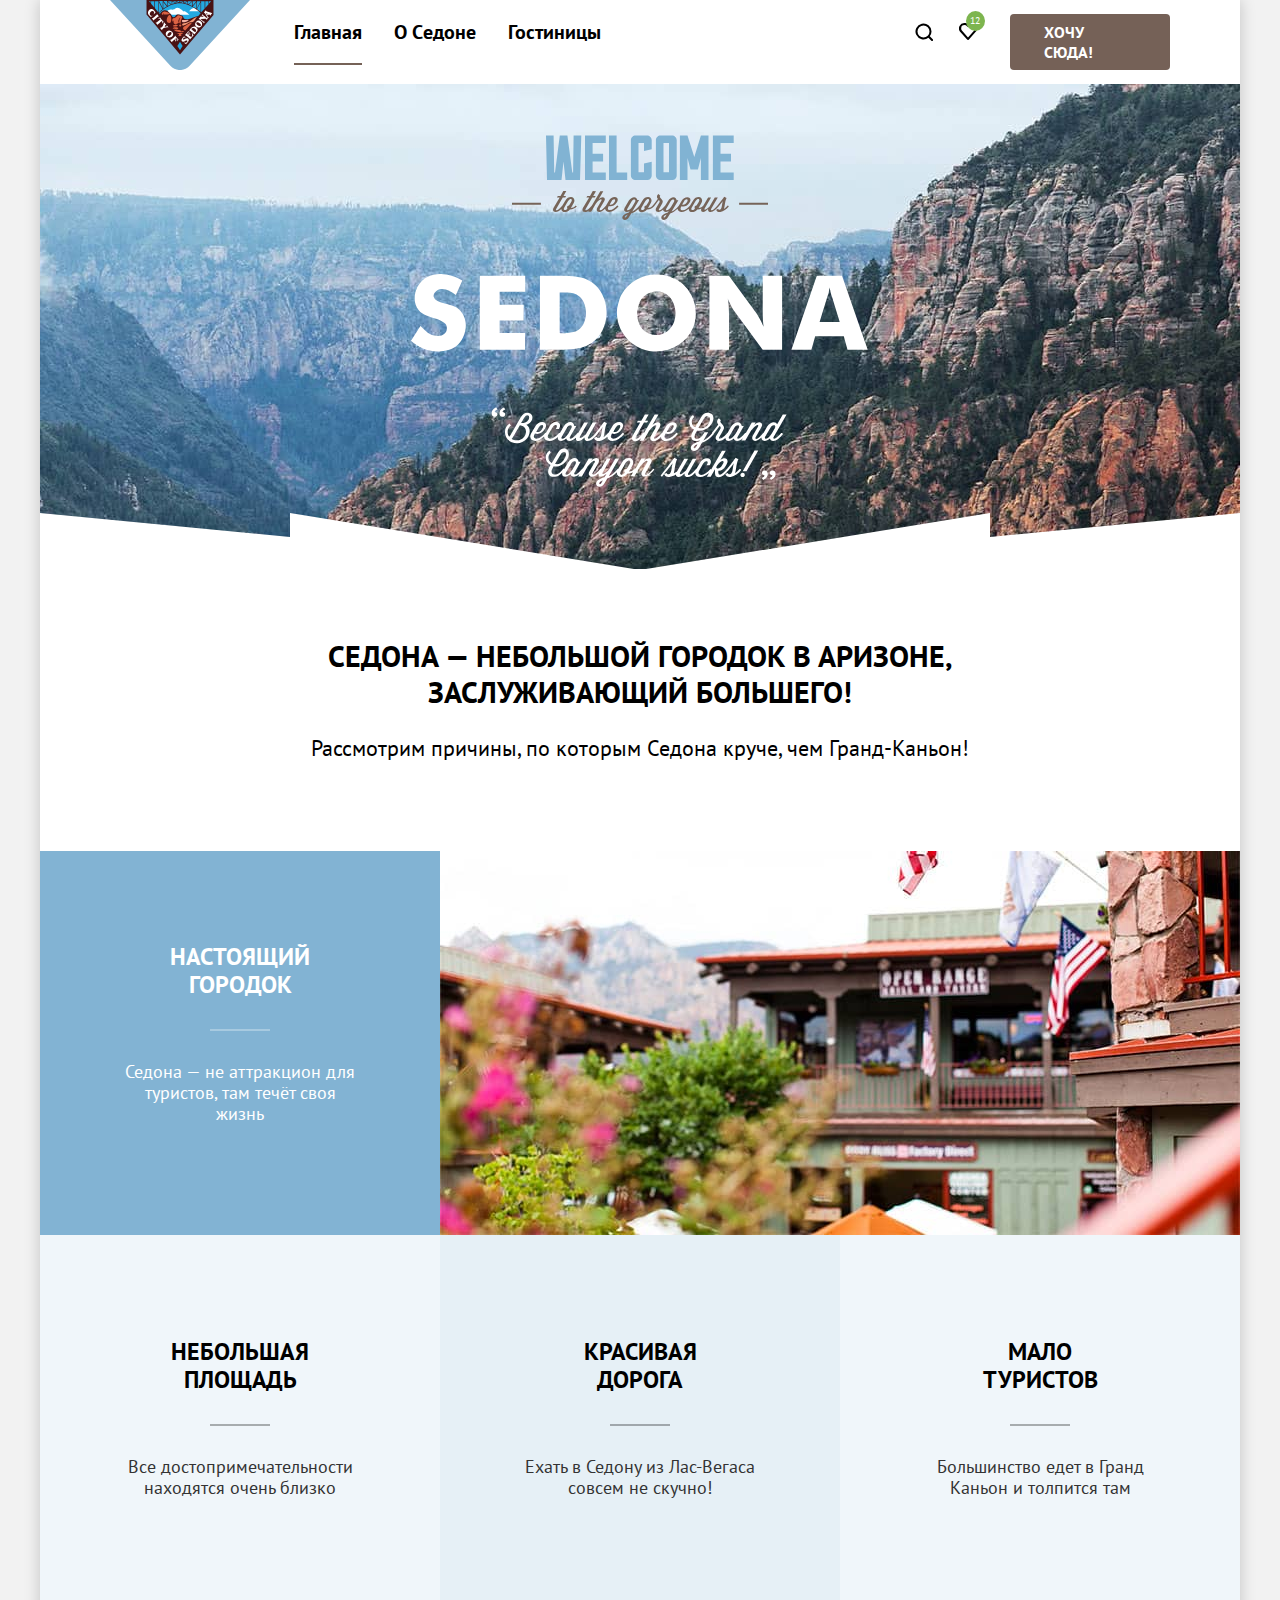
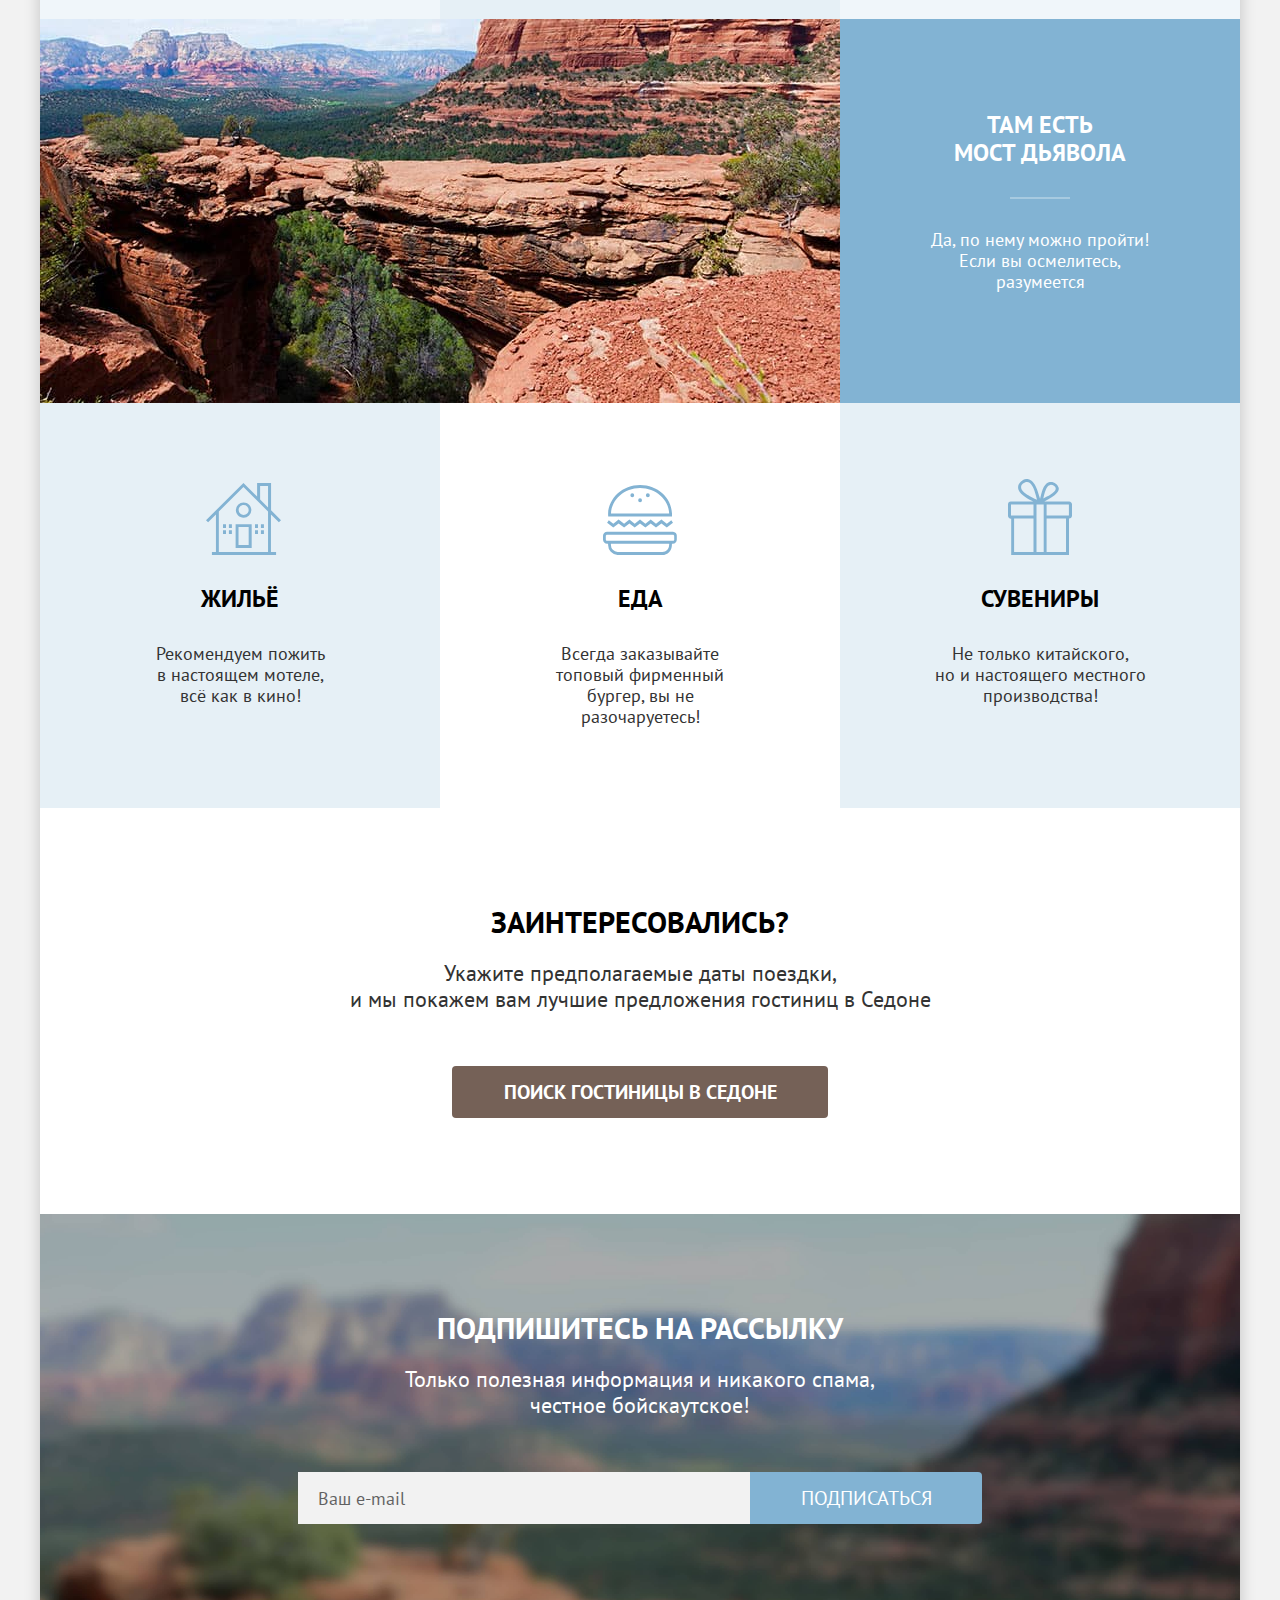
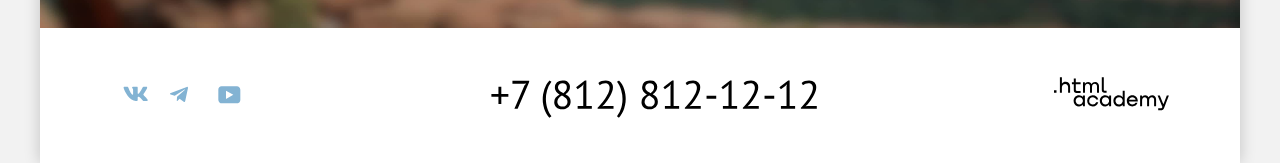
<file: index.html>
<!DOCTYPE html>
<html lang="ru">
    <head>
        <meta charset="utf-8">
        <link rel="icon"  type="image/png"  sizes="32x32" href="images/favicon.png">
        <link rel="stylesheet" href="styles/styles.css">
        <title>HTML Academy: Седона</title>
    </head>
    <body>
<!--start-header-->
        <div class="page-container">
            <header class="main-header">
                <a class="navigation-logo"  href="https://htmlacademy.ru">
                <img class="navigation-logotype" src="images/svg/logotype.svg" width="140"  height="70" alt="Логотип компании.">
                </a>
                <nav class="navigation">
                    <ul class="navigation-list">
                        <li class="navigation-item"><span class=" navigation-link navigation-link-current" aria-current="page">Главная</span></li>
                        <li class="navigation-item"><a class="navigation-link navigation-link-click" href="#">О Cедоне</a></li>
                        <li class="navigation-item"><a class="navigation-link navigation-link-click" href="catalog.html">Гостиницы</a></li>
                    </ul>
                    <ul class=" navigation-list navigation-user">
                        <li class="navigation-item navigation-item-search">
                            <a class="navigation-link navigation-link-search" href="#"><span class="visually-hidden">Поиск.</span><svg  class="search-icon" aria-hidden="true" focusable="false" width="18" height="18" viewBox="0 0 18 18"  xmlns="http://www.w3.org/2000/svg"><path d="m18.5 17-3.7-3.7a8 8 0 0 0 1.7-4.8 8 8 0 1 0-3.1 6.3l3.7 3.7 1.4-1.5Zm-10-2.5a6 6 0 0 1-6-6 6 6 0 0 1 12 0 6 6 0 0 1-6 6Z"/></svg></a>
                        </li>
                        <li class= "navigation-item navigation-item-favourite">
                            <a class="navigation-link navigation-link-favourite " href="#"><span class="visually-hidden">Избранное.</span><svg  class="favourite-icon"  aria-hidden="true" focusable="false" width="18" height="17" viewBox="0 0 18 17" xmlns="http://www.w3.org/2000/svg"><path d="M8.9 17a1 1 0 0 1-.8-.4l-7-7.9A5.4 5.4 0 0 1 5.5 0C6.8 0 8 .5 9 1.3a5.5 5.5 0 0 1 9 4.1c0 1.3-.5 2.5-1.3 3.4l-7 7.9c-.2.2-.4.3-.8.3Zm-6-9.5L9 14.4l6.2-7c.5-.5.7-1.2.7-2 0-1.8-1.5-3.3-3.3-3.3-1 0-2 .5-2.7 1.3-.3.3-.6.4-.9.4-.3 0-.6-.2-.8-.4a3.7 3.7 0 0 0-2.7-1.3 3.3 3.3 0 0 0-3.3 3.3c-.1.9.3 1.6.7 2.1-.1 0-.1 0 0 0Z"/></svg>
                            <span class="quantify-in-favourites">12</span></a>
                        </li>
                        <li class= "navigation-item-want">
                            <a class="want-to-that-place" href="#"  >ХОЧУ СЮДА!</a>
                        </li>
                    </ul>
                </nav>
            </header>
<!--start-main-->
<!--banner-->
            <main class="main-page main-container">
                <section class = "main-hero">
                    <h1 class="visually-hidden">Город Седона. Путешествия.</h1>
                    <div class="banner" ><img class="banner-text" src="images/svg/welcome-text1.svg" width="458"  height="352"  alt="Welcome to the gorgeous Sedona. Because the grand canyon sucks.">
                    </div>
                    <div class="hero-description">
                        <p class="description-sedona">Седона — небольшой городок в Аризоне, <br>заслуживающий большего!</p>
                        <p class="description-reason-to-visit">
                        Рассмотрим причины, по которым Седона круче, чем Гранд-Каньон!
                        </p>
                    </div>
                </section>
<!--advantages-->
                <section class="advantages">
                <h2 class="visually-hidden">Преимущества.</h2>
                    <ul class="advantages-list">
                        <li class="advantages-item blue">
                            <div class="advanture-wrapper1">
                                <h3 class="advantages-title blue-title">Настоящий городок</h3>
                                <p class="advantages-desctiption blue-description">
                                Седона — не аттракцион для туристов, там течёт своя жизнь
                                </p>
                            </div>
                        </li>
                        <li class="advantages-picture"><img class="sedona_city" src="images/center-of-sedona.jpg" width="800"  height="384" alt=" Один из видов города." >
                        </li>
                        <li class="advantages-item light-blue">
                            <div class="advanture-wrapper2">
                                <h3 class="advantages-title">Небольшая площадь</h3>
                                <p class="advantages-desctiption color">
                                Все достопримечательности находятся очень близко
                                </p>
                            </div>
                        </li>
                        <li class="advantages-item not-so-blue">
                            <div class="advanture-wrapper2">
                                <h3 class="advantages-title">Красивая<br>
                                дорога</h3>
                                <p class="advantages-desctiption color">
                                Ехать в Седону из Лас-Вегаса совсем не скучно!
                                </p>
                            </div>
                        </li>
                        <li class="advantages-item  light-blue">
                            <div class="advanture-wrapper2">
                                <h3 class="advantages-title">Мало<br>
                                туристов</h3>
                                <p class="advantages-desctiption color">
                                Большинство едет в Гранд Каньон и толпится там
                                </p>
                            </div>
                        </li>
                        <li class="advantages-picture"><img class="showlace" src="images/devils-bridge2.jpg" width="800"  height="384" alt="Мост Дьявола.">
                        </li>
                        <li class="advantages-item blue">
                            <div class="advanture-wrapper1">
                                <h3 class="advantages-title blue-title">Там есть<br>
                                мост дьявола</h3>
                                <p class="advantages-desctiption blue-description">
                                Да, по нему можно пройти! Если вы осмелитесь, разумеется
                                </p>
                            </div>
                        </li>
                    </ul>
                </section>
<!--recommendation-->
                <section class="recommendation">
                    <ul class="recommendation-list">
                        <li class="recommendation-item not-so-blue">
                            <div class="recommendation-wrapper">
                                <h3 class="recommendation-title recommendation-title-hotel">
                                Жильё
                                </h3>
                                <p class="recommendation-desctiption recommendation-desctiption-hotel">
                                Рекомендуем пожить <br> в настоящем мотеле,<br>
                                всё как в кино!
                                </p>
                            </div>
                        </li>
                        <li class="recommendation-item white-fone">
                            <div class="recommendation-wrapper">
                                <h3 class="recommendation-title recommendation-title-food">Еда</h3>
                                <p class="recommendation-desctiption recommendation-desctiption-food">
                                Всегда заказывайте<br>
                                топовый фирменный бургер, вы не разочаруетесь!
                                </p>
                            </div>
                        </li>
                        <li class="recommendation-item not-so-blue">
                            <div class="recommendation-wrapper">
                                <h3 class="recommendation-title recommendation-title-souvenir">Сувениры</h3>
                                <p class="recommendation-desctiption recommendation-desctiption-souvenir">
                                Не только китайского,<br> но и настоящего местного производства!
                                </p>
                            </div>
                        </li>
                    </ul>
                </section>
<!--search-->
                <section class="search">
                    <div class="search-wrapper">
                        <h2 class = "visually-hidden">Поиск гостиницы.</h2>
                        <p class="searching-hotel black">Заинтересовались?</p>
                        <p class="searching-hotel-offer color-gray">Укажите предполагаемые даты поездки,<br>и мы покажем вам лучшие предложения гостиниц в Седоне</p>
                        <p class="button-search"><a class="button-for-search" href="catalog.html" >ПОИСК ГОСТИНИЦЫ В седоне</a></p>
                    </div>
                </section>
<!--subscribe-->
                <section class="subscribe-main">
                    <div class="subscribe-wrapper">
                        <h2 class="subscribe-title">Подпишитесь на рассылку</h2>
                        <p class="subscribe-description">Только полезная информация и никакого спама, <br>честное бойскаутское!</p>
                        <form class="subscribe-form" action="https://echo.htmlacademy.ru" method="post">
                            <input class="subscribe-email" type="email" name="subscribe-email"  placeholder="Ваш e-mail" required>
                                <button class="subscribe-button" type="button">Подписаться</button>
                        </form>
                    </div>
                </section>
            </main>
<!--start-footer-->
            <footer class="contacts">
                <section class="info-connect">
                    <h2 class = "visually-hidden">Контакты.</h2>
                    <ul class="social-list">
                        <li class="social-item-vk">
                            <a class="footer-button-vk" href="https://vk.com/htmlacademy"><span class="visually-hidden">Перейти в Вконтакте.</span><svg class="vk" aria-hidden="true" focusable="false" width="25" height="15" viewBox="0 0 25 15"  xmlns="http://www.w3.org/2000/svg"><path fill-rule="evenodd" clip-rule="evenodd" d="M24.1 1.8c.2-.5 0-1-.8-1h-2.6c-.7 0-1 .4-1.1.8 0 0-1.4 3.2-3.3 5.3-.6.6-.9.8-1.2.8-.2 0-.4-.2-.4-.8V1.8c0-.7-.2-1-.8-1h-4c-.5 0-.8.4-.8.6 0 .7 1 .8 1 2.6v3.8c0 .8 0 1-.4 1-.9 0-3-3.3-4.3-7-.3-.7-.5-1-1.2-1H1.6c-.8 0-1 .4-1 .8 0 .7 1 4 4.2 8.5C7 13.2 10 15 12.8 15c1.7 0 1.9-.4 1.9-1v-2.4c0-.7.2-.8.7-.8.4 0 1 .1 2.6 1.6 1.8 1.8 2 2.6 3 2.6h2.7c.7 0 1.1-.4 1-1.1-.3-.8-1.2-1.8-2.3-3-.6-.8-1.5-1.5-1.8-2-.4-.4-.3-.6 0-1 0 0 3.2-4.5 3.5-6Z"/></svg></a>
                        </li>
                        <li class="social-item-tg">
                            <a class="footer-button-tg" href="https://t.me/htmlacademy"><span class="visually-hidden"> Перейти в Телеграм.</span><svg class="tg" aria-hidden="true" focusable="false" width="18" height="16" viewBox="0 0 18 16"  xmlns="http://www.w3.org/2000/svg"><path d="M16.79.96.84 7.1c-1.09.44-1.08 1.05-.2 1.32l4.1 1.28 9.47-5.98c.44-.27.85-.13.52.17l-7.68 6.93-.28 4.22c.41 0 .6-.2.83-.41l1.99-1.94 4.13 3.06c.77.42 1.31.2 1.5-.71l2.72-12.8c.28-1.1-.43-1.61-1.16-1.28Z"/></svg></a>
                        </li>
                        <li class="social-item-youtube">
                            <a class="footer-button-youtube" href="https://www.youtube.com/user/htmlcademyru"><span class="visually-hidden"> Перейти в YouTube.</span><svg class="youtube" aria-hidden="true" focusable="false" width="23" height="18" viewBox="0 0 23 18"  xmlns="http://www.w3.org/2000/svg"><path d="M18.94.36H3.51C1.65.36.33 1.95.33 3.76v10.09c0 1.91 1.32 3.5 3.18 3.5h15.65c1.64 0 3.17-1.59 3.17-3.4V3.76c-.22-1.8-1.53-3.4-3.39-3.4ZM7.99 12.89V4.82l7.34 4.04-7.34 4.03Z"/></svg></a>
                        </li>
                    </ul >
                    <ul class="phone-list">
                        <li class="phone-item">
                            <a class="phone-number" href="tel:+78128121212"><span class="visually-hidden">Номер телефона.</span><svg class="number" aria-hidden="true" focusable="false"  width="326" height="38" viewBox="0 0 326 38"  xmlns="http://www.w3.org/2000/svg"><path d="M.4 13.9h7.04V6.66h2.88v7.24h7.04v2.88h-7.04v7.2H7.44v-7.2H.4V13.9Zm23 14.96L33.44 5.42l1.76-1.96-2.36.36h-11.4V.86h16.72v1.08L26.64 28.86H23.4Zm35 8.8a20.22 20.22 0 0 1-3.13-4.24 26.97 26.97 0 0 1-2.08-4.68 32.19 32.19 0 0 1-1.12-14.24 29.44 29.44 0 0 1 3.24-9.72 23.17 23.17 0 0 1 3.2-4.4l1.92 1.4a24.02 24.02 0 0 0-4.36 8.64 29.7 29.7 0 0 0-1.16 8.72c0 1.28.1 2.68.28 4.2.22 1.49.54 3 .96 4.52.46 1.49 1.03 2.96 1.72 4.4a19.86 19.86 0 0 0 2.56 3.92l-2.04 1.48Zm4.84-15.48c0-1.68.44-3.14 1.32-4.36a11.77 11.77 0 0 1 4.12-3.4c-.66-.4-1.29-.82-1.88-1.24a7.56 7.56 0 0 1-2.56-3.4c-.24-.7-.36-1.5-.36-2.4 0-1.04.18-1.99.52-2.84a6.48 6.48 0 0 1 4-3.64 9.5 9.5 0 0 1 3.24-.52c1.12 0 2.14.16 3.04.48.91.32 1.67.76 2.28 1.32a5.76 5.76 0 0 1 1.48 2c.35.77.52 1.62.52 2.56 0 1.52-.34 2.86-1.04 4.04a11.9 11.9 0 0 1-3.44 3.4c.7.4 1.35.84 1.96 1.32a8.5 8.5 0 0 1 1.64 1.6c.48.58.86 1.25 1.12 2a8.65 8.65 0 0 1-.16 5.64 6.91 6.91 0 0 1-4.28 4.04 10.5 10.5 0 0 1-3.56.56 9.57 9.57 0 0 1-3.4-.56 7.67 7.67 0 0 1-2.52-1.52 6.42 6.42 0 0 1-1.52-2.24 7.68 7.68 0 0 1-.52-2.84Zm13.24-.4c0-.8-.16-1.5-.48-2.08a5.81 5.81 0 0 0-1.28-1.64c-.5-.51-1.09-.96-1.76-1.36a38.4 38.4 0 0 0-2.08-1.16 9.26 9.26 0 0 0-3.48 3.04 6.11 6.11 0 0 0-1.04 3.2c0 .64.11 1.25.32 1.84.22.58.54 1.09.96 1.52a5 5 0 0 0 1.56 1.04c.64.24 1.38.36 2.2.36a5.15 5.15 0 0 0 3.52-1.16c.48-.4.86-.9 1.12-1.48.3-.62.44-1.32.44-2.12ZM67 7.3c0 .74.15 1.41.44 2 .3.56.68 1.06 1.16 1.52.51.45 1.08.88 1.72 1.28.64.37 1.31.73 2 1.08 1.2-.94 2.08-1.86 2.64-2.76.59-.91.88-1.91.88-3 0-1.36-.42-2.4-1.28-3.12a4.32 4.32 0 0 0-3-1.12 4.83 4.83 0 0 0-3.36 1.28A3.8 3.8 0 0 0 67 7.3Zm19.64 18.6h5.6V6.54l.4-2.36-1.6 1.88-4.4 3.16-1.52-2.04 8.8-6.8h1.44V25.9h5.48v2.96h-14.2V25.9Zm35.32-18.68c0 1.41-.27 2.86-.8 4.36a26.12 26.12 0 0 1-2.04 4.44 43.37 43.37 0 0 1-2.8 4.4 106.5 106.5 0 0 1-3.12 4.04l-1.96 1.72v.16l2.56-.44h8.72v2.96H106.6V27.7c.58-.62 1.3-1.38 2.12-2.28a64 64 0 0 0 5.2-6.52 38.6 38.6 0 0 0 2.36-3.8c.72-1.28 1.3-2.55 1.72-3.8.42-1.26.64-2.44.64-3.56 0-1.31-.38-2.39-1.12-3.24-.75-.88-1.88-1.32-3.4-1.32-1.02 0-2 .21-2.96.64-.96.4-1.79.86-2.48 1.4l-1.32-2.28c.93-.8 2.04-1.43 3.32-1.88 1.28-.46 2.65-.68 4.12-.68 1.14 0 2.16.17 3.04.52a6.03 6.03 0 0 1 3.64 3.6c.32.82.48 1.73.48 2.72Zm6.07-6.84a20.2 20.2 0 0 1 3.12 4.24c.86 1.52 1.54 3.09 2.04 4.72.54 1.6.92 3.22 1.16 4.88.24 1.62.36 3.18.36 4.68a31.83 31.83 0 0 1-1.52 9.56 27.13 27.13 0 0 1-2.12 4.8 21.85 21.85 0 0 1-3.16 4.4l-1.92-1.4a24 24 0 0 0 4.36-8.68 33.54 33.54 0 0 0 1.16-8.68 31.3 31.3 0 0 0-1.32-8.68c-.42-1.52-.98-3-1.68-4.44A18.56 18.56 0 0 0 126 1.86l2.04-1.48Zm22.48 21.8c0-1.68.44-3.14 1.32-4.36a11.76 11.76 0 0 1 4.12-3.4c-.67-.4-1.3-.82-1.88-1.24a7.56 7.56 0 0 1-2.56-3.4c-.24-.7-.36-1.5-.36-2.4a6.47 6.47 0 0 1 2.08-5.04c.7-.62 1.5-1.1 2.44-1.44a9.5 9.5 0 0 1 3.24-.52 9.1 9.1 0 0 1 3.04.48c.9.32 1.67.76 2.28 1.32a5.76 5.76 0 0 1 2 4.56 7.8 7.8 0 0 1-1.04 4.04 11.89 11.89 0 0 1-3.44 3.4c.7.4 1.35.84 1.96 1.32a8.5 8.5 0 0 1 1.64 1.6 7.1 7.1 0 0 1 1.52 4.48c0 1.14-.19 2.2-.56 3.16a6.9 6.9 0 0 1-4.28 4.04 10.5 10.5 0 0 1-3.56.56 9.57 9.57 0 0 1-3.4-.56 7.66 7.66 0 0 1-2.52-1.52 6.42 6.42 0 0 1-1.52-2.24 7.67 7.67 0 0 1-.52-2.84Zm13.24-.4c0-.8-.16-1.5-.48-2.08a5.82 5.82 0 0 0-1.28-1.64c-.5-.51-1.1-.96-1.76-1.36-.67-.4-1.36-.79-2.08-1.16a9.25 9.25 0 0 0-3.48 3.04 6.12 6.12 0 0 0-1.04 3.2c0 .64.1 1.25.32 1.84.21.58.53 1.09.96 1.52a5 5 0 0 0 1.56 1.04c.64.24 1.37.36 2.2.36a5.15 5.15 0 0 0 3.52-1.16c.48-.4.85-.9 1.12-1.48.3-.62.44-1.32.44-2.12ZM154.27 7.3c0 .74.15 1.41.44 2 .3.56.68 1.06 1.16 1.52.5.45 1.08.88 1.72 1.28.64.37 1.3.73 2 1.08 1.2-.94 2.08-1.86 2.64-2.76.59-.91.88-1.91.88-3 0-1.36-.43-2.4-1.28-3.12a4.32 4.32 0 0 0-3-1.12 4.83 4.83 0 0 0-3.36 1.28 3.8 3.8 0 0 0-1.2 2.84Zm19.64 18.6h5.6V6.54l.4-2.36-1.6 1.88-4.4 3.16-1.52-2.04 8.8-6.8h1.44V25.9h5.48v2.96h-14.2V25.9Zm35.31-18.68c0 1.41-.26 2.86-.8 4.36a26.28 26.28 0 0 1-2.04 4.44 43.55 43.55 0 0 1-2.8 4.4 106.5 106.5 0 0 1-3.12 4.04l-1.96 1.72v.16l2.56-.44h8.72v2.96h-15.92V27.7c.59-.62 1.3-1.38 2.12-2.28a64.6 64.6 0 0 0 5.2-6.52 38.78 38.78 0 0 0 2.36-3.8c.72-1.28 1.3-2.55 1.72-3.8.43-1.26.64-2.44.64-3.56 0-1.31-.37-2.39-1.12-3.24-.74-.88-1.88-1.32-3.4-1.32-1.01 0-2 .21-2.96.64-.96.4-1.78.86-2.48 1.4l-1.32-2.28c.94-.8 2.04-1.43 3.32-1.88 1.28-.46 2.66-.68 4.12-.68 1.15 0 2.16.17 3.04.52a6.04 6.04 0 0 1 3.64 3.6c.32.82.48 1.73.48 2.72Zm6.32 8.64h9.68v2.96h-9.68v-2.96Zm16.37 10.04h5.6V6.54l.4-2.36-1.6 1.88-4.4 3.16-1.52-2.04 8.8-6.8h1.44V25.9h5.48v2.96h-14.2V25.9Zm35.32-18.68c0 1.41-.27 2.86-.8 4.36a26.28 26.28 0 0 1-2.04 4.44 43.55 43.55 0 0 1-2.8 4.4 106.5 106.5 0 0 1-3.12 4.04l-1.96 1.72v.16l2.56-.44h8.72v2.96h-15.92V27.7c.59-.62 1.3-1.38 2.12-2.28a64.6 64.6 0 0 0 5.2-6.52 38.78 38.78 0 0 0 2.36-3.8c.72-1.28 1.3-2.55 1.72-3.8.43-1.26.64-2.44.64-3.56 0-1.31-.37-2.39-1.12-3.24-.75-.88-1.88-1.32-3.4-1.32-1.01 0-2 .21-2.96.64-.96.4-1.79.86-2.48 1.4l-1.32-2.28c.93-.8 2.04-1.43 3.32-1.88 1.28-.46 2.65-.68 4.12-.68 1.15 0 2.16.17 3.04.52a6.04 6.04 0 0 1 3.64 3.6c.32.82.48 1.73.48 2.72Zm6.32 8.64h9.68v2.96h-9.68v-2.96Zm16.37 10.04h5.6V6.54l.4-2.36-1.6 1.88-4.4 3.16-1.52-2.04 8.8-6.8h1.44V25.9h5.48v2.96h-14.2V25.9Zm35.32-18.68c0 1.41-.27 2.86-.8 4.36a26.12 26.12 0 0 1-2.04 4.44 43.37 43.37 0 0 1-2.8 4.4 106.5 106.5 0 0 1-3.12 4.04l-1.96 1.72v.16l2.56-.44h8.72v2.96h-15.92V27.7c.58-.62 1.3-1.38 2.12-2.28a64 64 0 0 0 5.2-6.52 38.6 38.6 0 0 0 2.36-3.8c.72-1.28 1.3-2.55 1.72-3.8.43-1.26.64-2.44.64-3.56 0-1.31-.38-2.39-1.12-3.24-.75-.88-1.88-1.32-3.4-1.32-1.01 0-2 .21-2.96.64-.96.4-1.79.86-2.48 1.4l-1.32-2.28c.93-.8 2.04-1.43 3.32-1.88 1.28-.46 2.65-.68 4.12-.68 1.15 0 2.16.17 3.04.52a6.03 6.03 0 0 1 3.64 3.6c.32.82.48 1.73.48 2.72Z"/></svg></a>
                        </li>
                    </ul>
                    <ul class="website-list">
                        <li class="website-item">
                            <a  class="footer-logotype" href="#"><span class="visually-hidden">Вебсайт.</span><svg class="website"  aria-hidden="true" focusable="false" width="115" height="34" viewBox="0 0 115 34"  xmlns="http://www.w3.org/2000/svg"><path d="M0 13.26v2.6h2.5v-2.6H0ZM11.6 4.86c-1.6 0-2.8.7-3.6 1.7h-.1V.36h-2v15.5h2v-5.3c0-2.1 1.3-3.6 3.3-3.6 1.8 0 2.9 1.4 2.9 3.2v5.7h2v-6.1c.1-3-1.8-4.9-4.5-4.9ZM26.6 5.16h-4.8v-3.7h-2v3.8h-1.9v2h1.9v6c0 1.7 1 2.7 2.7 2.7h4.1v-2h-3.7c-.7 0-1.1-.4-1.1-1.1v-5.7h4.8v-2ZM41.1 4.96c-1.6 0-2.9.8-3.5 2.1h-.1c-.6-1.2-1.8-2.1-3.4-2.1-1.4 0-2.5.8-3.1 1.8h-.1v-1.6H29v10.6h2v-5.4c0-2 1-3.5 2.6-3.5 1.5 0 2.4 1 2.4 2.6v6.3h2v-5.6c0-2.4 1.4-3.3 2.6-3.3 1.5 0 2.4 1 2.4 2.6v6.3h2v-6.5c.1-2.5-1.4-4.3-3.9-4.3ZM47.8 13.06c0 1.7 1 2.7 2.8 2.7h2v-2h-1.7c-.7 0-1.1-.4-1.1-1.1V.36h-2v12.7ZM28.9 20.06c-.9-1.1-2.2-1.8-3.9-1.8-3.1 0-5.4 2.3-5.4 5.6s2.3 5.6 5.4 5.6c1.8 0 3-.8 3.8-1.9h.1v1.6h2v-10.6h-2v1.5Zm-3.6 7.4c-2.2 0-3.6-1.6-3.6-3.6s1.4-3.6 3.6-3.6 3.6 1.6 3.6 3.6c0 1.9-1.4 3.6-3.6 3.6ZM44.2 22.36c-.5-2.4-2.6-4.1-5.4-4.1a5.4 5.4 0 0 0-5.6 5.6c0 3.1 2.2 5.6 5.6 5.6 2.8 0 4.9-1.8 5.4-4.2h-2.1a3.4 3.4 0 0 1-3.3 2.3c-2.2 0-3.6-1.6-3.6-3.6s1.4-3.6 3.6-3.6c1.6 0 2.8 1 3.3 2.2h2.1v-.2ZM55.1 20.06c-.9-1.1-2.2-1.8-3.9-1.8-3.1 0-5.4 2.3-5.4 5.6s2.3 5.6 5.4 5.6c1.8 0 3-.8 3.8-1.9h.1v1.6h2v-10.6h-2v1.5Zm-3.6 7.4c-2.2 0-3.6-1.6-3.6-3.6s1.4-3.6 3.6-3.6 3.6 1.6 3.6 3.6c0 1.9-1.5 3.6-3.6 3.6ZM68.7 20.16c-.9-1.1-2.2-1.9-3.9-1.9-3.1 0-5.4 2.3-5.4 5.6s2.2 5.6 5.4 5.6c1.7 0 3-.8 3.8-1.8h.1v1.5h2v-15.4h-2v6.4Zm-3.6 7.3c-2.2 0-3.6-1.6-3.6-3.6s1.4-3.6 3.6-3.6 3.6 1.6 3.6 3.6c-.1 2-1.5 3.6-3.6 3.6ZM78.3 18.26c-3.3 0-5.5 2.5-5.5 5.6 0 3 2.1 5.6 5.5 5.6 2.5 0 4.5-1.3 5.2-3.6h-2.1c-.5 1-1.6 1.6-3 1.6-1.9 0-3.3-1.3-3.4-2.9h8.8c.2-3.6-2-6.3-5.5-6.3Zm0 1.9c1.7 0 3 1 3.3 2.6h-6.5c.3-1.5 1.5-2.6 3.2-2.6ZM98.2 18.26c-1.6 0-2.9.8-3.6 2h-.1c-.6-1.2-1.8-2-3.4-2-1.4 0-2.5.7-3.1 1.8v-1.5h-1.9v10.6h2v-5.4c0-2 1-3.4 2.6-3.5 1.5 0 2.4 1 2.4 2.6v6.3h2v-5.6c0-2.4 1.4-3.3 2.6-3.3 1.5 0 2.4 1 2.4 2.6v6.3h2v-6.5c.1-2.6-1.4-4.4-3.9-4.4ZM109.4 27.36l-3.6-8.9h-2.2l4.8 11.6c-.3.9-.7 1.2-1.7 1.2h-2.5v2h2.5c1.8 0 2.8-.8 3.5-2.6l4.7-12.2h-2.1l-3.4 8.9Z" /></svg></a>
                        </li>
                    </ul>
                </section>
            </footer>
<!--end-modal-block-->
        <div class="modal-container modal-container-close">
            <div class="modal modal-auth">
                <button class="modal-close-button">
                    <span class="visually-hidden">Закрыть.</span><svg class="close-button"  aria-hidden="true" focusable="false" width="14" height="14" viewBox="0 0 14 14"  xmlns="http://www.w3.org/2000/svg"><path d="M14 1.3 12.7 0 7 5.7 1.3 0 0 1.3 5.7 7 0 12.7 1.3 14 7 8.3l5.7 5.7 1.3-1.3L8.3 7 14 1.3Z"/></svg>
                </button>
                <section class="modal-content">
                    <h2 class="modal-title">Поиск гостиницы в Седоне</h2>
                    <form class="auth-form" action="https://echo.htmlacademy.ru/" method="post">
                        <ul class="field-list">
                            <li class="field-item">
                                <label class=" arrival-date" for="arrival-date">Дата заезда:</label>
                                    <input class="arrival-date-field" type="text" id="arrival-date" name="arrival-date" placeholder="Укажите дату" required>
                                <span class="notification notification-arrive-error">Мы не можем отправить вас в прошлое.</span>
                            </li>
                            <li class="field-item">
                                <label class="departure-date" for="departure-date">Дата выезда:</label>
                                    <input class="departure-date-field" type="text" id="departure-date" name="departure-date" placeholder="Укажите дату" required>
                                <span class="notification notification-color notification-arrive-error">На эти даты есть свободные номера. Пока есть.</span>
                            </li>
                            <li class="choose-person">
                                <label class="field-label adult" for="adult">Взрослые:</label>
                                    <div class="choose-adult">
                                        <button class="field-button minus" type="button"><span class="visually-hidden" >Минус.</span><svg  class="minus-svg"  aria-hidden="true" focusable="false" width="14" height="2" viewBox="0 0 14 2"  xmlns="http://www.w3.org/2000/svg"><path d="M0 0v2h14V0H0Z"/></svg></button>
                                        <input class="field-number" id="adult" name="adult" type="number" value="2" required>
                                        <button class="field-button plus" type="button"><span class="visually-hidden">Плюс.</span><svg class="plus-svg"  aria-hidden="true" focusable="false" width="14" height="14" viewBox="0 0 14 14"  xmlns="http://www.w3.org/2000/svg"><path d="M14 6H8V0H6v6H0v2h6v6h2V8h6V6Z"/></svg></button>
                                    </div>
                                    <div class = "tooltip-wrapper">
                                    <label class="field-label child" for="child">Дети:</label>
                                        <span class="tooltip">
                                        <button class="tooltip-toggle" type="button" aria-labelledby="tooltip-label-date">
                                        <svg class="tooltip-icon"  aria-hidden="true" focusable="false" width="2" height="12" viewBox="0 0 2 12" xmlns="http://www.w3.org/2000/svg"><path fill-rule="evenodd" clip-rule="evenodd" d="M0 0h2v2H0V0Zm2 12H0V3h2v9Z"/></svg>
                                        </button>
                                        <span class="tooltip-text" role="tooltip" id="tooltip-label-date">
                                        Укажите количество детей, которые будут с вами, возраст которых от 6 до 18 лет. Дети до 6 лет размещаются бесплатно.
                                        </span>
                                        </span>
                                    </div>
                                    <div class="choose-child">
                                        <button class="field-button minus" type="button"><span  class="visually-hidden" >Минус.</span><svg class="minus-svg"  aria-hidden="true" focusable="false"  width="14" height="2" viewBox="0 0 14 2"  xmlns="http://www.w3.org/2000/svg"><path d="M0 0v2h14V0H0Z"/></svg></button>
                                        <input class="field-number" id="child" name="child" type="number" value="2" required>
                                        <button class="field-button plus" type="button"><span class="visually-hidden">Плюс.</span><svg  class="plus-svg"  aria-hidden="true" focusable="false" width="14" height="14" viewBox="0 0 14 14" xmlns="http://www.w3.org/2000/svg"><path d="M14 6H8V0H6v6H0v2h6v6h2V8h6V6Z"/></svg></button>
                                    </div>
                            </li>
                            <li class="search-form-button">
                                <button class="search-button" type="submit">Найти</button>
                            </li>
                        </ul>
                    </form>
                </section>
            </div>
        </div>
    </div>
</body>
</html>
</file>
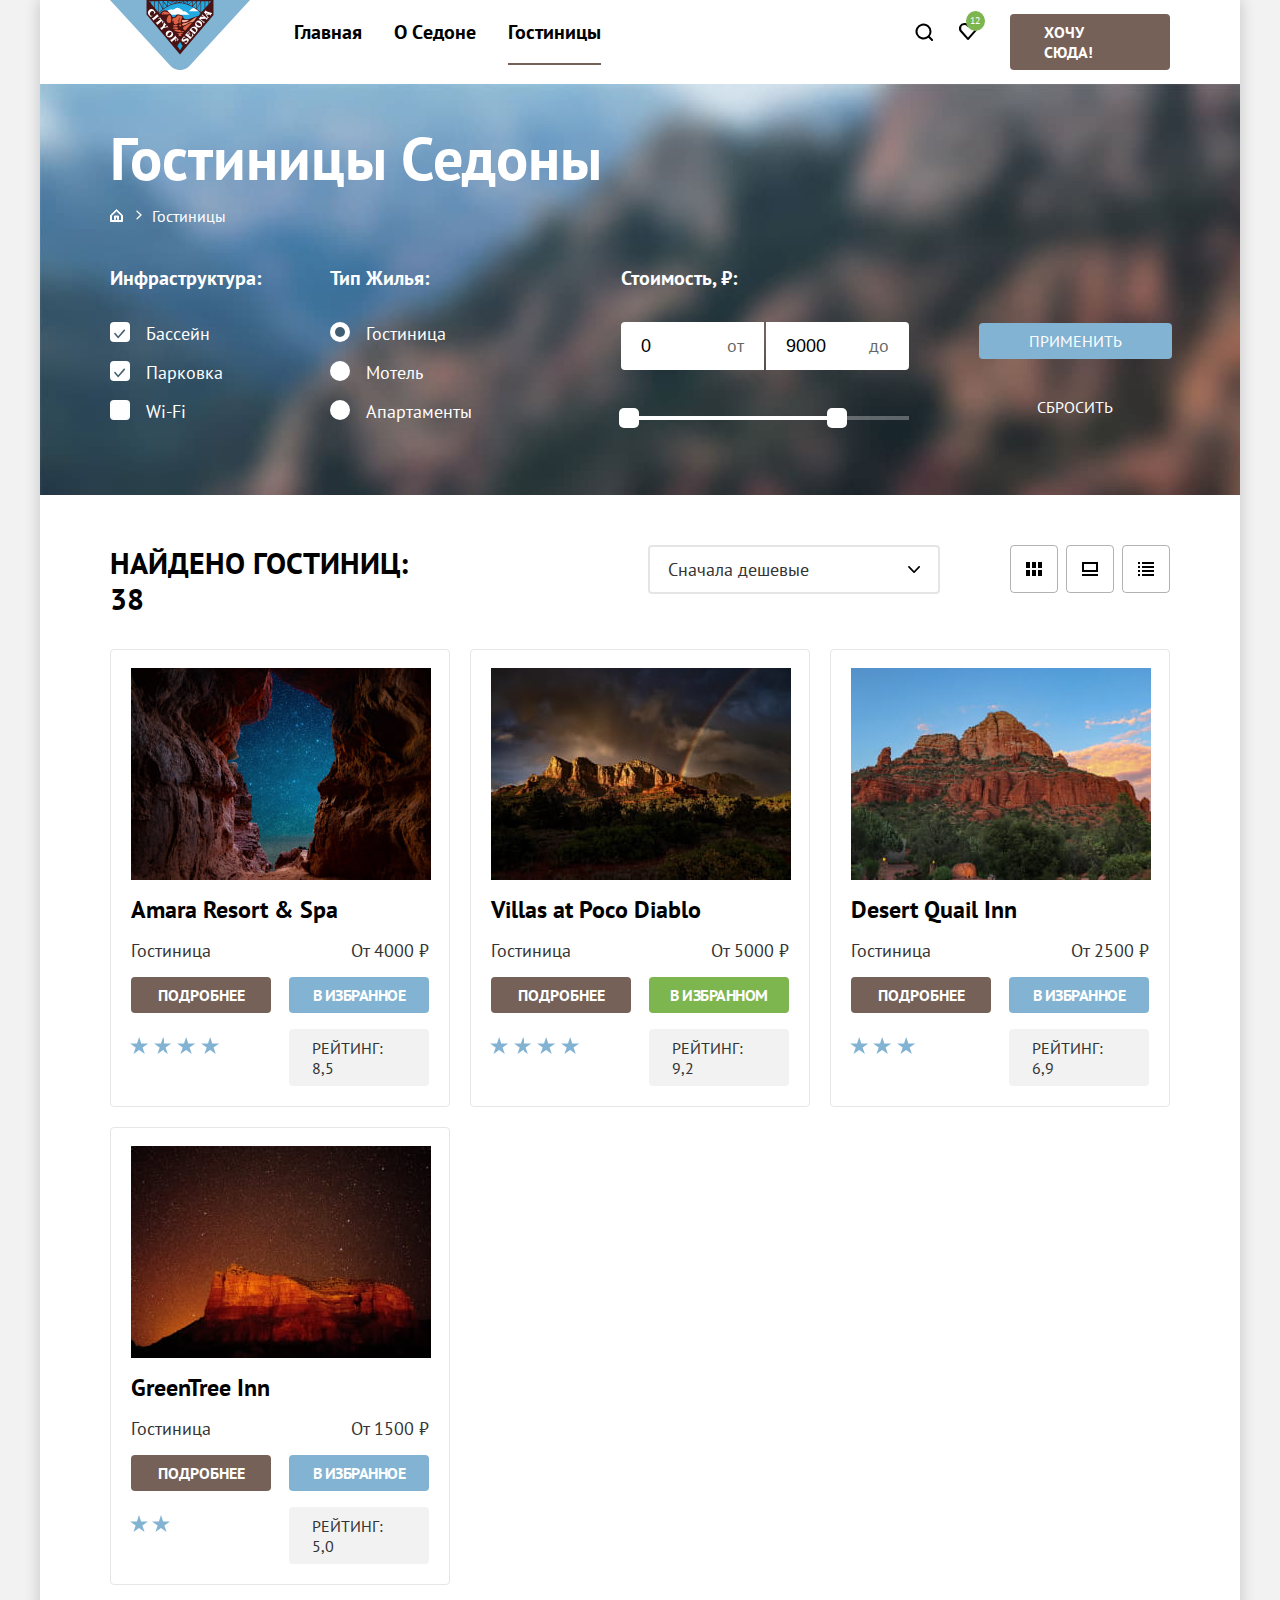
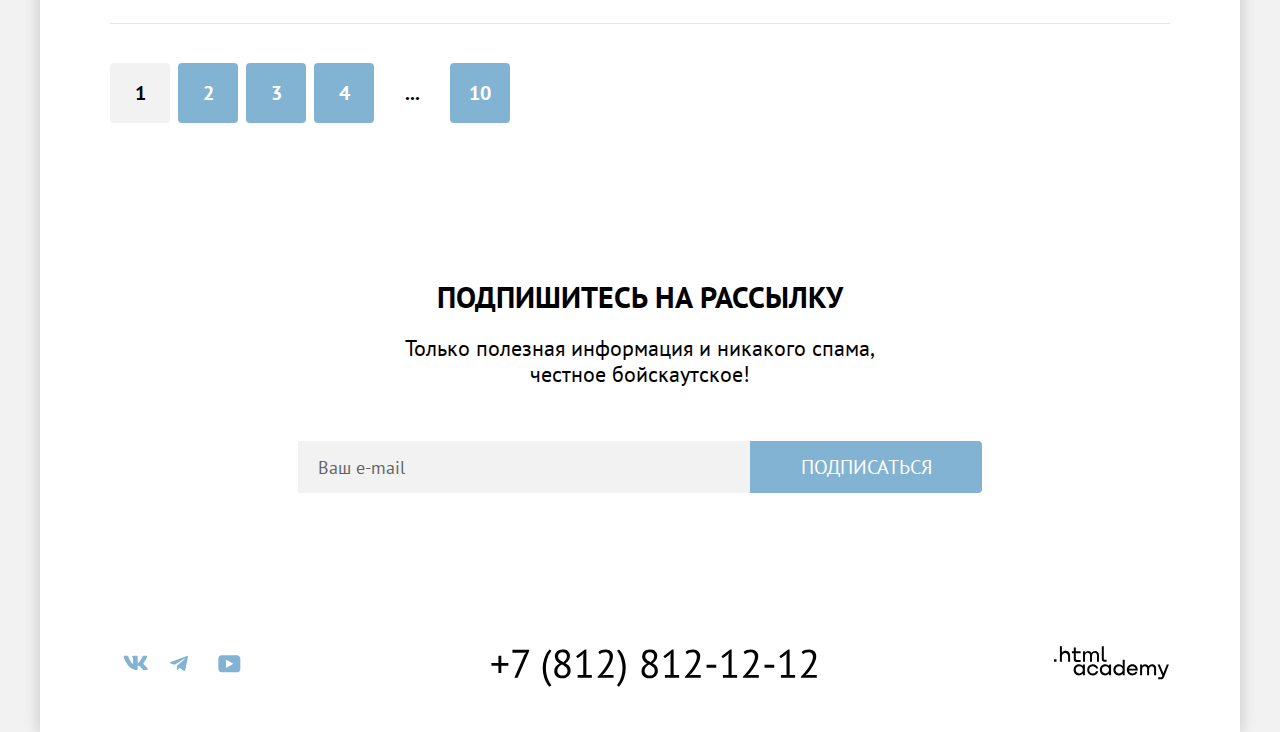
<file: catalog.html>
<!DOCTYPE html>
<html lang="ru">
    <head>
        <meta charset="utf-8">
        <link rel="icon"  type="image/png"  sizes="32x32" href="images/favicon.png">
        <link rel="stylesheet" href="styles/styles.css">
        <title>Гостиницы. Седона</title>
    </head>
    <body>
    <!--start-header-->
        <div class="page-container">
            <header class="main-header">
                <a class="navigation-logo"  href="https://htmlacademy.ru"
                ><img class="navigation-logotype" src="images/svg/logotype.svg" width="140"  height="70" alt="Логотип компании">
                </a>
                <nav class="navigation">
                    <ul class="navigation-list">
                        <li class="navigation-item"><a class=" navigation-link navigation-link-click" href="index.html">Главная</a></li>
                        <li class="navigation-item"><a class="navigation-link navigation-link-click" href="#">О Cедоне</a></li>
                        <li class="navigation-item"><span class="navigation-link navigation-link-current"  aria-current="page">Гостиницы</span><li>
                    </ul>
                    <ul class=" navigation-list navigation-user">
                        <li class="navigation-item navigation-item-search">
                            <a class="navigation-link navigation-link-search" href="#"><span class="visually-hidden">Поиск.</span><svg  class="search-icon" aria-hidden="true" focusable="false" width="18" height="18" viewBox="0 0 18 18" fill="none" xmlns="http://www.w3.org/2000/svg"><path d="m18.5 17-3.7-3.7a8 8 0 0 0 1.7-4.8 8 8 0 1 0-3.1 6.3l3.7 3.7 1.4-1.5Zm-10-2.5a6 6 0 0 1-6-6 6 6 0 0 1 12 0 6 6 0 0 1-6 6Z"/></svg></a>
                        </li>
                        <li class="navigation-item navigation-item-favourite">
                            <a class="navigation-link navigation-link-favourite " href="#"><span class="visually-hidden">Избранное.</span><svg  class="favourite-icon"  aria-hidden="true" focusable="false" width="18" height="17" viewBox="0 0 18 17" fill="none" xmlns="http://www.w3.org/2000/svg"><path d="M8.9 17a1 1 0 0 1-.8-.4l-7-7.9A5.4 5.4 0 0 1 5.5 0C6.8 0 8 .5 9 1.3a5.5 5.5 0 0 1 9 4.1c0 1.3-.5 2.5-1.3 3.4l-7 7.9c-.2.2-.4.3-.8.3Zm-6-9.5L9 14.4l6.2-7c.5-.5.7-1.2.7-2 0-1.8-1.5-3.3-3.3-3.3-1 0-2 .5-2.7 1.3-.3.3-.6.4-.9.4-.3 0-.6-.2-.8-.4a3.7 3.7 0 0 0-2.7-1.3 3.3 3.3 0 0 0-3.3 3.3c-.1.9.3 1.6.7 2.1-.1 0-.1 0 0 0Z"/></svg><span class="quantify-in-favourites">12</span>
                            </a>
                        </li>
                        <li class="navigation-item navigation-item-want">
                            <a class="want-to-that-place" href="#"  >ХОЧУ СЮДА!</a>
                        </li>
                    </ul>
                </nav>
            </header>
<!--start-main-->
<!--breadcrumbs  -->
            <main class="inner-breadcrumbs main-container">
                <div class="filter">
                    <section class="breadcrumbs">
                        <h1 class="breadcrumbs-title">Гостиницы Седоны</h1>
                        <ul class="breadcrumbs-list">
                            <li class="breadcrumbs-item-house"><a class="main-page-link" href="index.html"><span class="visually-hidden"> Домой.</span><svg class="house" width="13" height="13" viewBox="0 0 13 13" fill="none" xmlns="http://www.w3.org/2000/svg"><path d="m6.5.5-6 5.8v6.2h12V6.3L6.5.5Zm5 11h-10V6.7l5-4.8 5 4.8v4.8Z" fill="#fff"/><path d="M4.5 10.5h1V8h2v2.5h1V7h-4v3.5Z"/></svg></a>
                            </li>
                            <li class="breadcrumbs-item-hotel"><span class="breadcrumbs-current-page" > Гостиницы</span>
                            </li>
                        </ul>
                    </section>
<!--  filter-  -->
                    <section class="filter-hotel">
                        <h2 class="visually-hidden">Фильтр. </h2>
                        <form class="catalog-filter" action="https://echo.htmlacademy.ru" method="get">
                            <div class= "catalog-filter-facilities">
                            <fieldset class="catalog-filter-group">
                                <legend class="catalog-filter-title">Инфраструктура:</legend>
                                <ul class="catalog-filter-list">
                                    <li class="catalog-filter-item">
                                        <label class="label-checkbox">
                                            <input class="visually-hidden control-input"  type="checkbox" name="swimming-pool" required checked>
                                            <span class="control-mark"></span>
                                            <span class="control-label">Бассейн</span>
                                        </label>
                                    </li>
                                    <li class="catalog-filter-item">
                                        <label class="label-checkbox">
                                            <input class="visually-hidden control-input" type="checkbox" name="parking" required checked>
                                            <span class="control-mark"></span>
                                            <span class="control-label">Парковка</span>
                                        </label>
                                    </li>
                                    <li class="catalog-filter-item">
                                        <label class="label-checkbox">
                                            <input class="visually-hidden control-input" type="checkbox" name="Wi-Fi" required>
                                            <span class="control-mark"></span>
                                            <span class="control-label">Wi-Fi</span>
                                        </label>
                                    </li>
                                </ul>
                            </fieldset>
                            </div>
                            <div class="catalog-filter-house">
                            <fieldset class="catalog-filter-group ">
                                <legend class="catalog-filter-title">Тип жилья:</legend>
                                <ul class="catalog-filter-list">
                                    <li class="catalog-filter-item">
                                        <label class="label-radio">
                                            <input class="visually-hidden control-input" type="radio" name="type-of-home"  value="Гостиница" required checked>
                                            <span class="control-mark control-mark-radio"></span>
                                            <span class="control-label">Гостиница</span>
                                        </label>
                                    </li>
                                    <li class="catalog-filter-item">
                                        <label class="label-radio">
                                            <input class="visually-hidden control-input" type="radio" name="type-of-home" value="Мотель">
                                            <span class="control-mark control-mark-radio"></span>
                                            <span class="control-label">Мотель</span>
                                        </label>
                                    </li>
                                    <li class="catalog-filter-item">
                                        <label class="label-radio">
                                            <input class="visually-hidden control-input" type="radio" name="type-of-home" value="Апартаменты">
                                            <span class="control-mark control-mark-radio"></span>
                                            <span class="control-label">Апартаменты</span>
                                        </label>
                                    </li>
                                </ul>
                            </fieldset>
                            </div>
                            <div class="filter-price-hotel">
                            <fieldset class=" catalog-filter-group filter-price">
                                <legend class="catalog-filter-title"><b>Стоимость, ₽:</b> </legend>
                                    <div class="priceholder-wrapper">
                                        <input class="priceholder priceholder-from" type="text" name="from"  placeholder="0" required>
                                        <input  class="priceholder priceholder-to" type="text" name="to" placeholder="9000" required>
                                    </div>
                                    <div class="range-scale">
                                        <div class="range-bar" style="left:8px; width: 206.5px">
                                            <button class="range-toggle toggle-min" type="button"><span class="visually-hidden">Изменить минимальную цену.</span></button>
                                            <button class="range-toggle toggle-max"  type="button"><span class="visually-hidden">Изменить максимальную цену.</span></button>
                                        </div>
                                    </div>
                            </fieldset>
                            </div>
                            <div class="filter-button-hotel">
                            <fieldset class= "filter-button">
                                <legend class="filter-button-title"><span class="visually-hidden"> Применить:</span></legend>
                                <button class="apply" type="submit" name="apply">Применить</button><br>
                                <button class="reset" type="submit" name="reset" >Сбросить</button>
                            </fieldset>
                            </div>
                        </form>
                    </section>
                </div>
<!-- arrange-cards -->
                    <section class="arrange-cards">
                    <h2 class="visually-hidden">Сортировка и упорядочение результатов поиска.</h2>
                        <div class="amount-hotel">
                            <p class="total-number">Найдено гостиниц: 38</p>
                        </div>
                        <div class="price-control">
                            <select  class="price-view"  name="price-view"   aria-label="Сортировка.">
                                <option value="cheap" selected>Сначала дешевые</option>
                                <option value="expensive">Сначала дорогие</option>
                                <option value="popular">Сначала популярные</option>
                            </select>
                        </div>
                        <div class="display-sorting-cards">
                            <ul class="sorting-list">
                                <li class="list-order">
                                    <a class="order-link" href="#"><span class="visually-hidden">Показать карточки.</span><svg class="order chessboard" width="16" height="14" viewBox="0 0 16 14" xmlns="http://www.w3.org/2000/svg"><path d="M4 0H0v6h4V0ZM16 0h-4v6h4V0ZM10 0H6v6h4V0ZM4 8H0v6h4V8ZM16 8h-4v6h4V8ZM10 8H6v6h4V8Z"/></svg></a>
                                </li>
                                <li class="list-order">
                                    <a class="order-link"  href="#"><span class="visually-hidden">Показать 1 карточку.</span><svg class="order one-card" width="16" height="14" viewBox="0 0 16 14" xmlns="http://www.w3.org/2000/svg"><path d="M16 12H0v2h16v-2ZM14 2v6H2V2h12Zm2-2H0v10h16V0Z"/></svg></a>
                                </li>
                                <li class="list-order">
                                    <a class="order-link"  href="#"><span class="visually-hidden">Показать список карточек.</span><svg class="order single-column" aria-hidden="true" focusable="false" width="16" height="14" viewBox="0 0 16 14" xmlns="http://www.w3.org/2000/svg"><path d="M2 0H0v2h2V0ZM16 0H4v2h12V0ZM2 4H0v2h2V4ZM16 4H4v2h12V4ZM2 8H0v2h2V8ZM16 8H4v2h12V8ZM2 12H0v2h2v-2ZM16 12H4v2h12v-2Z"/></svg></a>
                                </li>
                            </ul>
                        </div>
                    </section>
<!-- hotel-cards  -->
                    <section class="cards">
                        <div class="hotel-cards">
                            <ul class="hotel-list">
                                <li class="hotel-item">
                                    <a class="hotel-image-link" href="#">
                                    <img class="hotel-image" src="images/amara-resort-hotel.jpg"  width="300"  height="212"  alt=" Вид  из окна."></a>
                                    <h3 class="hotel-name"><a class="hotel-name-link" href="#">Amara Resort & Spa</a></h3>
                                    <p class="hotel-price"><span class="hotel-place">Гостиница</span><span class="hotel-place-price">От 4000 ₽</span></p>
                                    <p class="more-information"><a class="button-more-infotmation" href="#">Подробнее</a>
                                    <button class="add" type="submit" name="add-Amara" >В   избранное</button></p>
                                    <div class="hotels-rating">
                                        <div class="hotels-rating-stars"><p class=" stars stars-hotel1"><span class= "visually-hidden">Звездный рeйтинг.</span></p></div>
                                        <span class="point-rating">Рейтинг: 8,5</span>
                                    </div>
                                </li>
                                <li class="hotel-item">
                                    <a class="hotel-image-link" href="#">
                                        <img class="hotel-image" src="images/villas-at-poco-hotel.jpg"  width="300"  height="212" alt=" Вид  из окна."></a>
                                    <h3 class="hotel-name"><a class="hotel-name-link" href="#">Villas at Poco Diablo</a></h3>
                                    <p class="hotel-price"><span class="hotel-place">Гостиница</span><span class="hotel-place-price">От 5000 ₽</span></p>
                                    <p class="more-information"><a class="button-more-infotmation" href="#">Подробнее</a>
                                    <button class="add green-button" type="submit" name="add-villas">В   избранном</button></p>
                                    <div class="hotels-rating">
                                        <div class="hotels-rating-stars"><p class=" stars stars-hotel2"><span class= "visually-hidden">Звездный рeйтинг.</span></p></div>
                                        <span class="point-rating">Рейтинг: 9,2</span>
                                    </div>
                                </li>
                                <li class="hotel-item">
                                    <a class="hotel-image-link" href="#">
                                        <img class="hotel-image" src="images/desert-quail-hotel.jpg"   width="300"  height="212"  alt=" Вид  из окна."></a>
                                    <h3 class="hotel-name"><a class="hotel-name-link" href="#">Desert Quail Inn</a></h3>
                                    <p class="hotel-price"><span class="hotel-place">Гостиница</span><span class="hotel-place-price">От 2500 ₽</span></p>
                                    <p class="more-information"><a class="button-more-infotmation" href="#">Подробнее</a>
                                    <button class="add" type="submit"  name="add-desert">В   избранное</button></p>
                                    <div class="hotels-rating">
                                        <div class="hotels-rating-stars"><p class=" stars stars-hotel3"><span class= "visually-hidden">Звездный рeйтинг.</span></p></div>
                                        <span class="point-rating">Рейтинг: 6,9</span>
                                    </div>
                                </li>
                                <li class="hotel-item">
                                    <a class="hotel-image-link" href="#">
                                        <img class="hotel-image" src="images/green-tree-hotel.jpg"  width="300"  height="212"  alt=" Вид  из окна."></a>
                                    <h3 class="hotel-name"><a class="hotel-name-link" href="#">GreenTree Inn</a></h3>
                                    <p class="hotel-price"><span class="hotel-place">Гостиница</span><span class="hotel-place-price">От 1500 ₽</span></p>
                                    <p class="more-information"><a class="button-more-infotmation" href="#">Подробнее</a>
                                    <button class="add" type="submit"  name="add-green">В   избранное</button></p>
                                    <div class="hotels-rating">
                                        <div class="hotels-rating-stars"><p class=" stars stars-hotel4"><span class= "visually-hidden">Звездный рeйтинг.</span></p></div>
                                        <span class="point-rating">Рейтинг: 5,0</span>
                                    </div>
                                </li>
                            </ul>
                        </div>
                    </section>
<!-- pagination-->
                    <section class="pagination">
                    <h2 class="visually-hidden">Пагинация.</h2>
                        <ul class="pagination-list">
                            <li class="pagination-item first-page"><span class="pagination-link current-page" aria-current="page">1</span></li>
                            <li class="pagination-item next-page"><a  class="pagination-link link" href="#">2</a></li>
                            <li class="pagination-item next-page"><a class="pagination-link link"  href="#">3</a></li>
                            <li class="pagination-item next-page"><a  class="pagination-link link" href="#">4</a></li>
                                <li class="pagination-item"><a  class="pagination-link pagination-next list-pages" href="#">...<span class="visually-hidden">Следующая страница. </span></a></li>
                            <li class="pagination-item next-page"><a    class="pagination-link link pagination-last">10</a>
                            </li>
                        </ul>
                    </section>
<!--subscribe-->
                    <section class="subscribe-inner">
                        <div class="subscribe-wrapper">
                            <h2 class="subscribe-title black">Подпишитесь на рассылку</h2>
                            <p class="subscribe-description color-black">Только полезная информация и никакого спама,<br> честное бойскаутское!</p>
                            <form class="subscribe-form" action="https://echo.htmlacademy.ru" method="post">
                                <input class="subscribe-email" type="email" name="subscribe-email"  placeholder="Ваш e-mail" required>
                                <button class="subscribe-button button-all" type="button">Подписаться</button>
                            </form>
                        </div>
                </section>
            </main>
    <!--start-footer-->
            <footer class="contacts">
                <section class="info-connect">
                <h2 class = "visually-hidden">Контакты.</h2>
                <ul class="social-list">
                    <li class="social-item-vk">
                        <a class="footer-button-vk" href="https://vk.com/htmlacademy"><span class="visually-hidden">Перейти в Вконтакте.</span><svg class="vk" aria-hidden="true" focusable="false" width="25" height="15" viewBox="0 0 25 15"  xmlns="http://www.w3.org/2000/svg"><path fill-rule="evenodd" clip-rule="evenodd" d="M24.1 1.8c.2-.5 0-1-.8-1h-2.6c-.7 0-1 .4-1.1.8 0 0-1.4 3.2-3.3 5.3-.6.6-.9.8-1.2.8-.2 0-.4-.2-.4-.8V1.8c0-.7-.2-1-.8-1h-4c-.5 0-.8.4-.8.6 0 .7 1 .8 1 2.6v3.8c0 .8 0 1-.4 1-.9 0-3-3.3-4.3-7-.3-.7-.5-1-1.2-1H1.6c-.8 0-1 .4-1 .8 0 .7 1 4 4.2 8.5C7 13.2 10 15 12.8 15c1.7 0 1.9-.4 1.9-1v-2.4c0-.7.2-.8.7-.8.4 0 1 .1 2.6 1.6 1.8 1.8 2 2.6 3 2.6h2.7c.7 0 1.1-.4 1-1.1-.3-.8-1.2-1.8-2.3-3-.6-.8-1.5-1.5-1.8-2-.4-.4-.3-.6 0-1 0 0 3.2-4.5 3.5-6Z"/></svg></a>
                    </li>
                    <li class="social-item-tg">
                        <a class="footer-button-tg" href="https://t.me/htmlacademy"><span class="visually-hidden"> Перейти в Телеграм.</span><svg class="tg" aria-hidden="true" focusable="false" width="18" height="16" viewBox="0 0 18 16"  xmlns="http://www.w3.org/2000/svg"><path d="M16.79.96.84 7.1c-1.09.44-1.08 1.05-.2 1.32l4.1 1.28 9.47-5.98c.44-.27.85-.13.52.17l-7.68 6.93-.28 4.22c.41 0 .6-.2.83-.41l1.99-1.94 4.13 3.06c.77.42 1.31.2 1.5-.71l2.72-12.8c.28-1.1-.43-1.61-1.16-1.28Z"/></svg></a>
                    </li>
                    <li class="social-item-youtube">
                        <a class="footer-button-youtube" href="https://www.youtube.com/user/htmlcademyru"><span class="visually-hidden"> Перейти в YouTube.</span><svg class="youtube" aria-hidden="true" focusable="false" width="23" height="18" viewBox="0 0 23 18"  xmlns="http://www.w3.org/2000/svg"><path d="M18.94.36H3.51C1.65.36.33 1.95.33 3.76v10.09c0 1.91 1.32 3.5 3.18 3.5h15.65c1.64 0 3.17-1.59 3.17-3.4V3.76c-.22-1.8-1.53-3.4-3.39-3.4ZM7.99 12.89V4.82l7.34 4.04-7.34 4.03Z"/></svg></a>
                    </li>
                </ul >
                <ul class="phone-list">
                    <li class="phone-item">
                        <a class="phone-number" href="tel:+78128121212"><span class="visually-hidden">Номер телефона.</span><svg class="number" aria-hidden="true" focusable="false"  width="326" height="38" viewBox="0 0 326 38"  xmlns="http://www.w3.org/2000/svg"><path d="M.4 13.9h7.04V6.66h2.88v7.24h7.04v2.88h-7.04v7.2H7.44v-7.2H.4V13.9Zm23 14.96L33.44 5.42l1.76-1.96-2.36.36h-11.4V.86h16.72v1.08L26.64 28.86H23.4Zm35 8.8a20.22 20.22 0 0 1-3.13-4.24 26.97 26.97 0 0 1-2.08-4.68 32.19 32.19 0 0 1-1.12-14.24 29.44 29.44 0 0 1 3.24-9.72 23.17 23.17 0 0 1 3.2-4.4l1.92 1.4a24.02 24.02 0 0 0-4.36 8.64 29.7 29.7 0 0 0-1.16 8.72c0 1.28.1 2.68.28 4.2.22 1.49.54 3 .96 4.52.46 1.49 1.03 2.96 1.72 4.4a19.86 19.86 0 0 0 2.56 3.92l-2.04 1.48Zm4.84-15.48c0-1.68.44-3.14 1.32-4.36a11.77 11.77 0 0 1 4.12-3.4c-.66-.4-1.29-.82-1.88-1.24a7.56 7.56 0 0 1-2.56-3.4c-.24-.7-.36-1.5-.36-2.4 0-1.04.18-1.99.52-2.84a6.48 6.48 0 0 1 4-3.64 9.5 9.5 0 0 1 3.24-.52c1.12 0 2.14.16 3.04.48.91.32 1.67.76 2.28 1.32a5.76 5.76 0 0 1 1.48 2c.35.77.52 1.62.52 2.56 0 1.52-.34 2.86-1.04 4.04a11.9 11.9 0 0 1-3.44 3.4c.7.4 1.35.84 1.96 1.32a8.5 8.5 0 0 1 1.64 1.6c.48.58.86 1.25 1.12 2a8.65 8.65 0 0 1-.16 5.64 6.91 6.91 0 0 1-4.28 4.04 10.5 10.5 0 0 1-3.56.56 9.57 9.57 0 0 1-3.4-.56 7.67 7.67 0 0 1-2.52-1.52 6.42 6.42 0 0 1-1.52-2.24 7.68 7.68 0 0 1-.52-2.84Zm13.24-.4c0-.8-.16-1.5-.48-2.08a5.81 5.81 0 0 0-1.28-1.64c-.5-.51-1.09-.96-1.76-1.36a38.4 38.4 0 0 0-2.08-1.16 9.26 9.26 0 0 0-3.48 3.04 6.11 6.11 0 0 0-1.04 3.2c0 .64.11 1.25.32 1.84.22.58.54 1.09.96 1.52a5 5 0 0 0 1.56 1.04c.64.24 1.38.36 2.2.36a5.15 5.15 0 0 0 3.52-1.16c.48-.4.86-.9 1.12-1.48.3-.62.44-1.32.44-2.12ZM67 7.3c0 .74.15 1.41.44 2 .3.56.68 1.06 1.16 1.52.51.45 1.08.88 1.72 1.28.64.37 1.31.73 2 1.08 1.2-.94 2.08-1.86 2.64-2.76.59-.91.88-1.91.88-3 0-1.36-.42-2.4-1.28-3.12a4.32 4.32 0 0 0-3-1.12 4.83 4.83 0 0 0-3.36 1.28A3.8 3.8 0 0 0 67 7.3Zm19.64 18.6h5.6V6.54l.4-2.36-1.6 1.88-4.4 3.16-1.52-2.04 8.8-6.8h1.44V25.9h5.48v2.96h-14.2V25.9Zm35.32-18.68c0 1.41-.27 2.86-.8 4.36a26.12 26.12 0 0 1-2.04 4.44 43.37 43.37 0 0 1-2.8 4.4 106.5 106.5 0 0 1-3.12 4.04l-1.96 1.72v.16l2.56-.44h8.72v2.96H106.6V27.7c.58-.62 1.3-1.38 2.12-2.28a64 64 0 0 0 5.2-6.52 38.6 38.6 0 0 0 2.36-3.8c.72-1.28 1.3-2.55 1.72-3.8.42-1.26.64-2.44.64-3.56 0-1.31-.38-2.39-1.12-3.24-.75-.88-1.88-1.32-3.4-1.32-1.02 0-2 .21-2.96.64-.96.4-1.79.86-2.48 1.4l-1.32-2.28c.93-.8 2.04-1.43 3.32-1.88 1.28-.46 2.65-.68 4.12-.68 1.14 0 2.16.17 3.04.52a6.03 6.03 0 0 1 3.64 3.6c.32.82.48 1.73.48 2.72Zm6.07-6.84a20.2 20.2 0 0 1 3.12 4.24c.86 1.52 1.54 3.09 2.04 4.72.54 1.6.92 3.22 1.16 4.88.24 1.62.36 3.18.36 4.68a31.83 31.83 0 0 1-1.52 9.56 27.13 27.13 0 0 1-2.12 4.8 21.85 21.85 0 0 1-3.16 4.4l-1.92-1.4a24 24 0 0 0 4.36-8.68 33.54 33.54 0 0 0 1.16-8.68 31.3 31.3 0 0 0-1.32-8.68c-.42-1.52-.98-3-1.68-4.44A18.56 18.56 0 0 0 126 1.86l2.04-1.48Zm22.48 21.8c0-1.68.44-3.14 1.32-4.36a11.76 11.76 0 0 1 4.12-3.4c-.67-.4-1.3-.82-1.88-1.24a7.56 7.56 0 0 1-2.56-3.4c-.24-.7-.36-1.5-.36-2.4a6.47 6.47 0 0 1 2.08-5.04c.7-.62 1.5-1.1 2.44-1.44a9.5 9.5 0 0 1 3.24-.52 9.1 9.1 0 0 1 3.04.48c.9.32 1.67.76 2.28 1.32a5.76 5.76 0 0 1 2 4.56 7.8 7.8 0 0 1-1.04 4.04 11.89 11.89 0 0 1-3.44 3.4c.7.4 1.35.84 1.96 1.32a8.5 8.5 0 0 1 1.64 1.6 7.1 7.1 0 0 1 1.52 4.48c0 1.14-.19 2.2-.56 3.16a6.9 6.9 0 0 1-4.28 4.04 10.5 10.5 0 0 1-3.56.56 9.57 9.57 0 0 1-3.4-.56 7.66 7.66 0 0 1-2.52-1.52 6.42 6.42 0 0 1-1.52-2.24 7.67 7.67 0 0 1-.52-2.84Zm13.24-.4c0-.8-.16-1.5-.48-2.08a5.82 5.82 0 0 0-1.28-1.64c-.5-.51-1.1-.96-1.76-1.36-.67-.4-1.36-.79-2.08-1.16a9.25 9.25 0 0 0-3.48 3.04 6.12 6.12 0 0 0-1.04 3.2c0 .64.1 1.25.32 1.84.21.58.53 1.09.96 1.52a5 5 0 0 0 1.56 1.04c.64.24 1.37.36 2.2.36a5.15 5.15 0 0 0 3.52-1.16c.48-.4.85-.9 1.12-1.48.3-.62.44-1.32.44-2.12ZM154.27 7.3c0 .74.15 1.41.44 2 .3.56.68 1.06 1.16 1.52.5.45 1.08.88 1.72 1.28.64.37 1.3.73 2 1.08 1.2-.94 2.08-1.86 2.64-2.76.59-.91.88-1.91.88-3 0-1.36-.43-2.4-1.28-3.12a4.32 4.32 0 0 0-3-1.12 4.83 4.83 0 0 0-3.36 1.28 3.8 3.8 0 0 0-1.2 2.84Zm19.64 18.6h5.6V6.54l.4-2.36-1.6 1.88-4.4 3.16-1.52-2.04 8.8-6.8h1.44V25.9h5.48v2.96h-14.2V25.9Zm35.31-18.68c0 1.41-.26 2.86-.8 4.36a26.28 26.28 0 0 1-2.04 4.44 43.55 43.55 0 0 1-2.8 4.4 106.5 106.5 0 0 1-3.12 4.04l-1.96 1.72v.16l2.56-.44h8.72v2.96h-15.92V27.7c.59-.62 1.3-1.38 2.12-2.28a64.6 64.6 0 0 0 5.2-6.52 38.78 38.78 0 0 0 2.36-3.8c.72-1.28 1.3-2.55 1.72-3.8.43-1.26.64-2.44.64-3.56 0-1.31-.37-2.39-1.12-3.24-.74-.88-1.88-1.32-3.4-1.32-1.01 0-2 .21-2.96.64-.96.4-1.78.86-2.48 1.4l-1.32-2.28c.94-.8 2.04-1.43 3.32-1.88 1.28-.46 2.66-.68 4.12-.68 1.15 0 2.16.17 3.04.52a6.04 6.04 0 0 1 3.64 3.6c.32.82.48 1.73.48 2.72Zm6.32 8.64h9.68v2.96h-9.68v-2.96Zm16.37 10.04h5.6V6.54l.4-2.36-1.6 1.88-4.4 3.16-1.52-2.04 8.8-6.8h1.44V25.9h5.48v2.96h-14.2V25.9Zm35.32-18.68c0 1.41-.27 2.86-.8 4.36a26.28 26.28 0 0 1-2.04 4.44 43.55 43.55 0 0 1-2.8 4.4 106.5 106.5 0 0 1-3.12 4.04l-1.96 1.72v.16l2.56-.44h8.72v2.96h-15.92V27.7c.59-.62 1.3-1.38 2.12-2.28a64.6 64.6 0 0 0 5.2-6.52 38.78 38.78 0 0 0 2.36-3.8c.72-1.28 1.3-2.55 1.72-3.8.43-1.26.64-2.44.64-3.56 0-1.31-.37-2.39-1.12-3.24-.75-.88-1.88-1.32-3.4-1.32-1.01 0-2 .21-2.96.64-.96.4-1.79.86-2.48 1.4l-1.32-2.28c.93-.8 2.04-1.43 3.32-1.88 1.28-.46 2.65-.68 4.12-.68 1.15 0 2.16.17 3.04.52a6.04 6.04 0 0 1 3.64 3.6c.32.82.48 1.73.48 2.72Zm6.32 8.64h9.68v2.96h-9.68v-2.96Zm16.37 10.04h5.6V6.54l.4-2.36-1.6 1.88-4.4 3.16-1.52-2.04 8.8-6.8h1.44V25.9h5.48v2.96h-14.2V25.9Zm35.32-18.68c0 1.41-.27 2.86-.8 4.36a26.12 26.12 0 0 1-2.04 4.44 43.37 43.37 0 0 1-2.8 4.4 106.5 106.5 0 0 1-3.12 4.04l-1.96 1.72v.16l2.56-.44h8.72v2.96h-15.92V27.7c.58-.62 1.3-1.38 2.12-2.28a64 64 0 0 0 5.2-6.52 38.6 38.6 0 0 0 2.36-3.8c.72-1.28 1.3-2.55 1.72-3.8.43-1.26.64-2.44.64-3.56 0-1.31-.38-2.39-1.12-3.24-.75-.88-1.88-1.32-3.4-1.32-1.01 0-2 .21-2.96.64-.96.4-1.79.86-2.48 1.4l-1.32-2.28c.93-.8 2.04-1.43 3.32-1.88 1.28-.46 2.65-.68 4.12-.68 1.15 0 2.16.17 3.04.52a6.03 6.03 0 0 1 3.64 3.6c.32.82.48 1.73.48 2.72Z"/></svg></a>
                    </li>
                </ul>
                <ul class="website-list">
                    <li class="website-item">
                        <a  class="footer-logotype" href="#"><span class="visually-hidden">Вебсайт.</span><svg class="website"  aria-hidden="true" focusable="false" width="115" height="34" viewBox="0 0 115 34"  xmlns="http://www.w3.org/2000/svg"><path d="M0 13.26v2.6h2.5v-2.6H0ZM11.6 4.86c-1.6 0-2.8.7-3.6 1.7h-.1V.36h-2v15.5h2v-5.3c0-2.1 1.3-3.6 3.3-3.6 1.8 0 2.9 1.4 2.9 3.2v5.7h2v-6.1c.1-3-1.8-4.9-4.5-4.9ZM26.6 5.16h-4.8v-3.7h-2v3.8h-1.9v2h1.9v6c0 1.7 1 2.7 2.7 2.7h4.1v-2h-3.7c-.7 0-1.1-.4-1.1-1.1v-5.7h4.8v-2ZM41.1 4.96c-1.6 0-2.9.8-3.5 2.1h-.1c-.6-1.2-1.8-2.1-3.4-2.1-1.4 0-2.5.8-3.1 1.8h-.1v-1.6H29v10.6h2v-5.4c0-2 1-3.5 2.6-3.5 1.5 0 2.4 1 2.4 2.6v6.3h2v-5.6c0-2.4 1.4-3.3 2.6-3.3 1.5 0 2.4 1 2.4 2.6v6.3h2v-6.5c.1-2.5-1.4-4.3-3.9-4.3ZM47.8 13.06c0 1.7 1 2.7 2.8 2.7h2v-2h-1.7c-.7 0-1.1-.4-1.1-1.1V.36h-2v12.7ZM28.9 20.06c-.9-1.1-2.2-1.8-3.9-1.8-3.1 0-5.4 2.3-5.4 5.6s2.3 5.6 5.4 5.6c1.8 0 3-.8 3.8-1.9h.1v1.6h2v-10.6h-2v1.5Zm-3.6 7.4c-2.2 0-3.6-1.6-3.6-3.6s1.4-3.6 3.6-3.6 3.6 1.6 3.6 3.6c0 1.9-1.4 3.6-3.6 3.6ZM44.2 22.36c-.5-2.4-2.6-4.1-5.4-4.1a5.4 5.4 0 0 0-5.6 5.6c0 3.1 2.2 5.6 5.6 5.6 2.8 0 4.9-1.8 5.4-4.2h-2.1a3.4 3.4 0 0 1-3.3 2.3c-2.2 0-3.6-1.6-3.6-3.6s1.4-3.6 3.6-3.6c1.6 0 2.8 1 3.3 2.2h2.1v-.2ZM55.1 20.06c-.9-1.1-2.2-1.8-3.9-1.8-3.1 0-5.4 2.3-5.4 5.6s2.3 5.6 5.4 5.6c1.8 0 3-.8 3.8-1.9h.1v1.6h2v-10.6h-2v1.5Zm-3.6 7.4c-2.2 0-3.6-1.6-3.6-3.6s1.4-3.6 3.6-3.6 3.6 1.6 3.6 3.6c0 1.9-1.5 3.6-3.6 3.6ZM68.7 20.16c-.9-1.1-2.2-1.9-3.9-1.9-3.1 0-5.4 2.3-5.4 5.6s2.2 5.6 5.4 5.6c1.7 0 3-.8 3.8-1.8h.1v1.5h2v-15.4h-2v6.4Zm-3.6 7.3c-2.2 0-3.6-1.6-3.6-3.6s1.4-3.6 3.6-3.6 3.6 1.6 3.6 3.6c-.1 2-1.5 3.6-3.6 3.6ZM78.3 18.26c-3.3 0-5.5 2.5-5.5 5.6 0 3 2.1 5.6 5.5 5.6 2.5 0 4.5-1.3 5.2-3.6h-2.1c-.5 1-1.6 1.6-3 1.6-1.9 0-3.3-1.3-3.4-2.9h8.8c.2-3.6-2-6.3-5.5-6.3Zm0 1.9c1.7 0 3 1 3.3 2.6h-6.5c.3-1.5 1.5-2.6 3.2-2.6ZM98.2 18.26c-1.6 0-2.9.8-3.6 2h-.1c-.6-1.2-1.8-2-3.4-2-1.4 0-2.5.7-3.1 1.8v-1.5h-1.9v10.6h2v-5.4c0-2 1-3.4 2.6-3.5 1.5 0 2.4 1 2.4 2.6v6.3h2v-5.6c0-2.4 1.4-3.3 2.6-3.3 1.5 0 2.4 1 2.4 2.6v6.3h2v-6.5c.1-2.6-1.4-4.4-3.9-4.4ZM109.4 27.36l-3.6-8.9h-2.2l4.8 11.6c-.3.9-.7 1.2-1.7 1.2h-2.5v2h2.5c1.8 0 2.8-.8 3.5-2.6l4.7-12.2h-2.1l-3.4 8.9Z"/></svg></a>
                    </li>
                </ul>
            </section>
        </footer>
    </div>
</body>
</html>
</file>
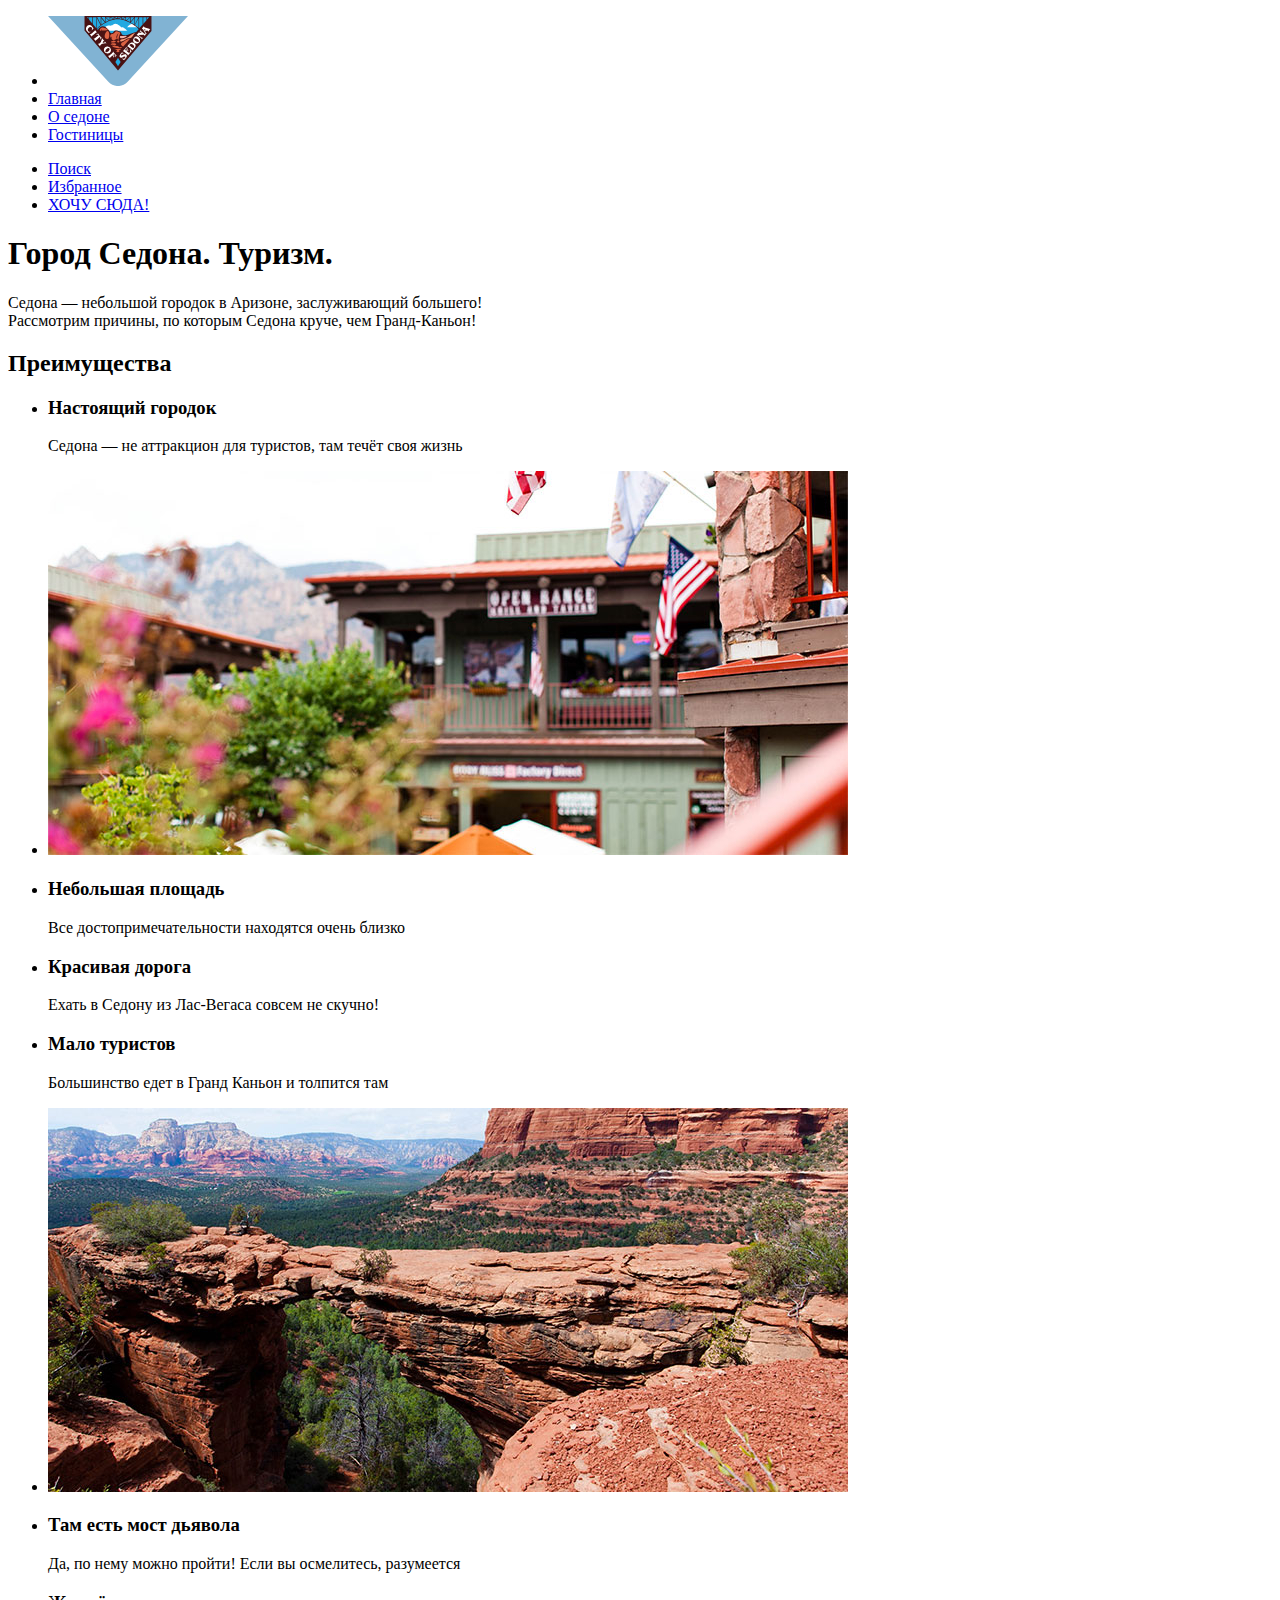
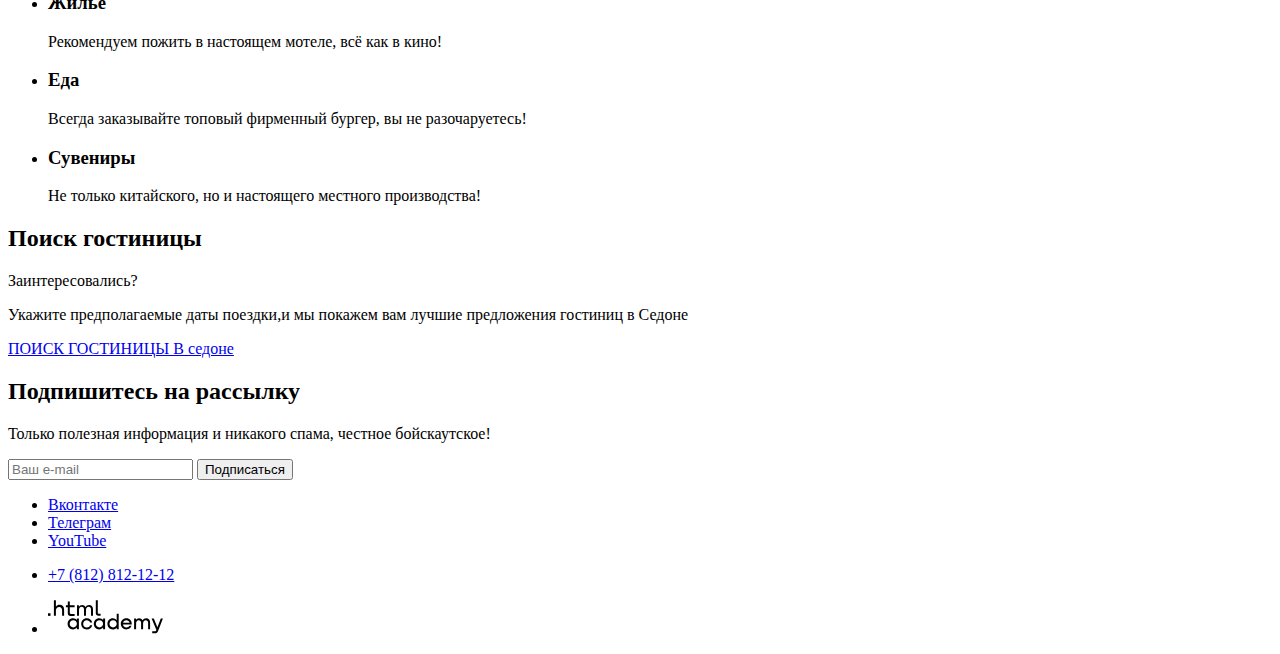
<file: mane_page_Sedona.html>
<!DOCTYPE html>
<html lang="ru">
  <head>
    <meta charset="utf-8" />
    <title>HTML Academy: Седона</title>
  </head>
  <body>

     <!--start-header-->
    <header class="main-header">
      <nav class="navigation">
        <ul class="navigation-list">
          <li class="lnavigation-item">
            <a href="https://htmlacademy.ru"
              ><img src="img/svg/logo.svg" alt="Логотип компании" />
            </a>
          </li>
          <li class="lnavigation-item"><a href="#">Главная</a></li>
          <li class="lnavigation-item"><a href="#">О седоне</a></li>
          <li class="lnavigation-item"><a href="#">Гостиницы</a></li>
        </ul>

        <ul class="navigation-list navigation-user">
          <li class="lnavigation-item">
            <a href="#"><span class="visually-hidden">Поиск</span> </a>
          </li>
          <li class="lnavigation-item">
            <a href="#"><span class="visually-hidden">Избранное</span></a>
          </li>
          <li class="lnavigation-item">
            <a href="inner_page_Sedona.html" class="btn">ХОЧУ СЮДА!</a>
          </li>
        </ul>
      </nav>
    </header>
    <!--end-header-->

    <!--start-main-->
    <main class="main-part">
      <section class="description"
      ><h1 class="visually-hidden">
        Город Седона. Туризм.
      </h1>
      <div class="background-pic"></div>
      <p class="description-text">
       <span class="description-sedona">Седона — небольшой городок в Аризоне, заслуживающий большего!</span> <br>
        Рассмотрим причины, по которым Седона круче, чем Гранд-Каньон!
      </p>
    </section>

      <section class="advantages">
        <h2 class="visually-hidden">Преимущества</h2>
        <ul class="advantages-list">
          <li class="advantages-item">
            <h3 class="advantages-title">Настоящий городок</h3>
            <p class="advantages-desctiption">
              Седона — не аттракцион для туристов, там течёт своя жизнь
            </p>
          </li>
          <li class="advantages-item"><img src="img/photo-1.jpg" alt=" Один из видов города" ></li>
          <li class="advantages-item">
            <h3 class="advantages-title">Небольшая площадь</h3>
            <p class="advantages-desctiption">
              Все достопримечательности находятся очень близко
            </p>
          </li>
          <li class="advantages-item">
            <h3 class="advantages-title">Красивая
              дорога</h3>
            <p class="advantages-desctiption">
              Ехать в Седону из Лас-Вегаса совсем не скучно!
            </p>
          </li>
          <li class="advantages-item">
            <h3 class="advantages-title">Мало
              туристов</h3>
            <p class="advantages-desctiption">
              Большинство едет в Гранд Каньон и толпится там
            </p>
          </li>
          <li class="advantages-item"><img src="img/photo-2.jpg" alt="Мост Дьявола"></li>
          <li class="advantages-item">
            <h3 class="advantages-title">Там есть
              мост дьявола</h3>
            <p class="advantages-desctiption">
              Да, по нему можно пройти! Если вы осмелитесь, разумеется
            </p>
          </li>
          </ul>
        </section>

          <section class="recommendation">
            <ul class="recommendation-list">
           <li class="recommendation-item">
            <span class="recommendation-icon-hotel"></span>
            <h3 class="recommendation-title">
              Жильё
            </h3>
            <p class="recommendation-desctiption">
              Рекомендуем пожить в настоящем мотеле,
              всё как в кино!
            </p>
          </li>
          <li class="recommendation-item">
            <span class="recommendation-icon-food"></span>
            <h3 class="recommendation-title">Еда</h3>
            <p class="recommendation-desctiption">
              Всегда заказывайте
              топовый фирменный бургер, вы не разочаруетесь!
            </p>
          </li>
          <li class="recommendation-item">
            <span class="recommendation-icon-souvenir"></span>
            <h3 class="ecommendation-title">Сувениры</h3>
            <p class="recommendation-desctiption">
              Не только китайского,
но и настоящего местного производства!
            </p>
          </li>
        </ul>
      </section>

      <section class="searching-hotel">
      <h2 class = "visually-hidden">Поиск гостиницы</h2>
      <span class="searching-hotel-offer">Заинтересовались?</span><br>
<p class="searching-hotel-">Укажите предполагаемые даты поездки,и мы покажем вам лучшие предложения гостиниц в Седоне</p>
<a href="inner_page_Sedona.html" class="button button-all">ПОИСК ГОСТИНИЦЫ В седоне</a>
        </section>
 </main>
 <!--end-main-->

 <!--start-footer-->
<footer class="page-footer">
  <section class="footer-newsletter">
   <h2 class="newsletter-title">Подпишитесь на рассылку</h2>
   <p class="newsletter-text">Только полезная информация и никакого спама, честное бойскаутское!</p>
   <form class="newsletter-form" action="#" method="post">
    <input  type="email" name="newsletter-email"  placeholder="Ваш e-mail">
    <input type="submit" value="Подписаться">
  </form>
  </section>
  <section class="information-to-connect">
    <ul class="social-list">
      <li class="social-item">
        <a class="button" href="https:// vk.com/htmlacademy"><span class="visually-hidden">Вконтакте</span></a>
        <li class="footer-social-item">
          <a class="button" href="https:// t.me/htmlacademy"><span class="visually-hidden"> Телеграм</span></a>
          <li class="footer-social-item">
            <a class="button" href="https://www.youtube.com/user/htmlcademyru"><span class="visually-hidden"> YouTube</span></a>
    </ul>
    <ul class="phone-list">
      <li class="footer-phone-item"><a href="#" >+7 (812) 812-12-12</a></li>
    </ul>
  </ul>
  <ul class="website-list">
    <li class="footer-site-item"><a href="#"><img src="img/svg/Logo1.svg" alt="Логотип компании"></a></li>
  </ul>
  </section>
</footer>
<!--end-footer-->
  </body>
</html>
</file>
<file: styles/styles.css>
@font-face {
    font-family: "PT Sans";
    font-style: normal;
    font-weight: 400;
    src: url("../fonts/PTSans-Regular.woff2")  format("woff2");
    font-display: swap;
}

@font-face {
    font-family: "PT Sans";
    font-style: normal;
    font-weight: 700;
    src: url("../fonts/PTSans-Bold.woff2")  format("woff2");
    font-display: swap;
}

html {
    height: 100%;
    background: #e5e5e5;
    background-size: cover;
}

body {
    min-height: 100%;
    min-width: 1280px;
    font-family: "PT Sans", Arial, sans-serif;
    font-style: normal;
    font-weight: 700;
    font-size: 18px;
    line-height: 21px;
    color: #000;
    background-color: #f2f2f2;
    background-size: cover;
    padding: 0;
    margin: 0 auto;
}

.page-container {
    display: -webkit-box;
    display: -ms-flexbox;
    display: flex;
    -webkit-box-orient: vertical;
    -webkit-box-direction: normal;
        -ms-flex-direction: column;
            flex-direction: column;
    min-height: 100%;
    -webkit-box-flex: 1;
        -ms-flex-positive: 1;
            flex-grow: 1;
    width: 1200px;
    margin: 0 auto;
    background-color: #fff;
    background-size: cover;
    -webkit-box-shadow: 0 0 15px 0 rgba(0, 0, 0, 0.2);
            box-shadow: 0 0 15px 0 rgba(0, 0, 0, 0.2);
}

.main-container {
    -webkit-box-flex: 1;
        -ms-flex-positive: 1;
            flex-grow: 1;
    min-width: 1060px;
    margin: 0 auto;
}

.visually-hidden {
    position: absolute;
    width: 1px;
    height: 1px;
    margin: -1px;
    padding: 0;
    border: 0;
    clip: rect(0 0 0 0);
    overflow: hidden;
}

/* !navigation */
.main-header {
    position: relative;
}

.navigation-logo {
    position: absolute;
    margin-left: 70px;
    width: 140px;
    height: 75px;
    z-index: 1;
}

.navigation {
    display: -webkit-box;
    display: -ms-flexbox;
    display: flex;
    -webkit-box-pack: justify;
    -ms-flex-pack: justify;
            justify-content: space-between;
}

.navigation-list {
    margin: 0;
    padding-left: 238px;
    display: -webkit-box;
    display: -ms-flexbox;
    display: flex;
    -ms-flex-wrap: wrap;
        flex-wrap: wrap;
    min-width: 450px;
    list-style-type: none;
}

.navigation-link {
    display: -webkit-box;
    display: -ms-flexbox;
    display: flex;
    font-size: 20px;
    color: inherit;
    text-decoration: none;
    line-height: 24px;
    text-transform: capitalize;
    padding: 20px 16px;
}

.navigation-link-click{
    cursor: pointer;
}

.navigation-link-click:hover,
.navigation-link-click:focus {
    color: #756157;
}

.navigation-link-click:active {
    color: rgba(117, 97, 87, 0.3);
}

.navigation-item:last-child {
    padding-right: 0;
}

.navigation-link-current {
    position: relative;
}

.navigation-link-current::after {
    position: absolute;
    content: "";
    background-color: #756257;
    height: 2px;
    right: 16px;
    left: 16px;
    top: 63px;
    z-index: 1;
}

.navigation-user {
    display: -webkit-box;
    display: -ms-flexbox;
    display: flex;
    -ms-flex-wrap: wrap;
        flex-wrap: wrap;
    -webkit-box-align: start;
        -ms-flex-align: start;
            align-items: flex-start;
            -webkit-box-pack: flex-end;
            -ms-flex-pack: flex-end;
                    justify-content: flex-end;
    padding-left: 0;
    min-width: 312px;
    padding-right: 70px;
    list-style-type: none;
}

.navigation-link-search,
.navigation-link-favourite {
    padding: 0;
    display: block;
    position: relative;
    min-width: 44px;
    min-height: 64px;
    list-style-type: none;
}

.navigation-link-search:hover svg,
.navigation-link-favourite:hover svg,
.navigation-link-search:focus svg,
.navigation-link-favourite:focus svg  {
    fill: #756157;
    transform:scale(2);
}

.navigation-link-search:active svg,
.navigation-link-favourite:active svg {
    fill: rgba(117, 97, 87, 0.3);
}

.quantify-in-favourites {
    position: absolute;
    content: "";
    padding: 5px 5px 5px 4px;
    top: 11px;
    left: 20px;
    line-height: 10px;
    font-size: 10px;
    font-weight: 400;
    color: #fff;
    border-radius: 50%;
    background-color: #7db54f;
}

.favourite-icon,
.search-icon {
    position: absolute;
    padding: 23px 13px;
    cursor: pointer;
    fill: #000;
}

.want-to-that-place {
    width: 92px;
    display: -webkit-box;
    display: -ms-flexbox;
    display: flex;
    -webkit-box-align: center;
        -ms-flex-align: center;
            align-items: center;
    -webkit-box-pack: center;
        -ms-flex-pack: center;
            justify-content: center;
    margin-left: 20px;
    margin-top: 14px;
    margin-bottom: 14px;
    padding: 8px 34px;
    background-color: #756157;
    border-radius: 4px;
    font-size: 16px;
    line-height: 20px;
    text-transform: uppercase;
    color: #fff;
    text-decoration: none;
}

.want-to-that-place:hover,
.want-to-that-place:focus {
    background-color: #756257;
}

.want-to-that-place:active {
    background-color: rgba(117,98,87, 0.5);
    color: rgba(242, 242, 242, 0.3);
}

.want-to-that-place:disabled {
    background-color: #e5e5e5;
    color: #fff;
    border-radius: 4px;
}

/* !hero-блок */
.main-hero {
    margin: 0;
    padding: 0;
}

.banner {
    height: 485px;
    background-image: url("../images/main-part-background.jpg");
    background-color: aquamarine;
    background-size: cover;
    background-repeat: no-repeat;
    position: relative;
}

.banner-text {
    padding-top: 51px;
    padding-left: 371px;
}

.banner::after {
    content: url("../images/svg/corners-for-main-background.svg");
    position: absolute;
    height: 57px;
    top: 429px;
    left: 0;
    margin-bottom: 0;
}

.hero-description {
    margin: 0;
    padding: 0;
    padding-top: 69px;
    padding-bottom: 65px;
    text-align: center;
}

.description-sedona {
    font-size: 30px;
    line-height: 36px;
    text-transform: uppercase;
    margin: 0 auto 25px;
}

.description-reason-to-visit {
    font-weight: 400;
    font-size: 22px;
    line-height: 26px;
    margin: 0 auto 25px;
    padding: 0;
}

/* !advanture-blocks */
.advantages-list {
    display: -webkit-box;
    display: -ms-flexbox;
    display: flex;
    -ms-flex-wrap: wrap;
        flex-wrap: wrap;
    -webkit-box-pack: start;
        -ms-flex-pack: start;
            justify-content: flex-start;
    list-style-type: none;
    margin: 0;
    padding: 0;
}

.advantages-item {
    width: 400px;
    margin: 0;
    padding: 0;
}

.advanture-wrapper1 {
    padding: 92px 85px 111px;
    text-align: center;
    display: -webkit-box;
    display: -ms-flexbox;
    display: flex;
    -webkit-box-orient: vertical;
    -webkit-box-direction: normal;
        -ms-flex-direction: column;
            flex-direction: column;
}

.advanture-wrapper2 {
    padding: 103px 84px 121px;
    text-align: center;
    display: -webkit-box;
    display: -ms-flexbox;
    display: flex;
    -webkit-box-orient: vertical;
    -webkit-box-direction: normal;
        -ms-flex-direction: column;
            flex-direction: column;
}

.advantages-picture {
    width: 800px;
}

.sedona_city,
.showlace {
    display: block;
    width: 800px;
    height: 100%;
    -o-object-fit: cover;
    object-fit: cover;
}

.advantages-title {
    min-width: 175px;
    font-size: 24px;
    line-height: 28px;
    text-transform: uppercase;
    margin: 0 auto 62px;
    position: relative;
}

.advantages-title::before {
    position: absolute;
    content: "";
    background-color: rgba(0, 0, 0, 0.3);
    max-width: 60px;
    height: 2px;
    right: 57.5px;
    left: 57.5px;
    top: calc(100% + 30px);
    display: block;
    margin: auto;
}

.blue-title {
    position: relative;
}

.blue-title::before {
    position: absolute;
    display: block;
    content: "";
    background-color: rgba(255, 255, 255, 0.3);
    max-width: 60px;
    height: 2px;
    right: 57.5px;
    left: 57.5px;
    top: calc(100% + 30px);
    margin: auto;
}

.advantages-desctiption {
    font-weight: 400;
    min-height: 42px;
    margin: 0;
    padding: 0;
    -webkit-box-align: baseline;
        -ms-flex-align: baseline;
            align-items: baseline;
}

.color {
    color: #333;
}

/* !recomendation-blocks */
.recommendation-list {
    display: -webkit-box;
    display: -ms-flexbox;
    display: flex;
    -ms-flex-wrap: wrap;
        flex-wrap: wrap;
    -webkit-box-pack: start;
        -ms-flex-pack: start;
            justify-content: start;
    list-style-type: none;
    text-align: center;
    margin: 0;
    padding: 0;
}

.recommendation-item {
    width: 400px;
    min-height: 384px;
    margin: 0;
    padding: 0;
}

.recommendation-wrapper {
    padding: 182px 85px 81px;
}

.recommendation-title {
    text-align: center;
    margin: 0 0 30px;
    padding: 0;
    font-size: 24px;
    line-height: 28px;
    text-transform: uppercase;
}

.recommendation-title-hotel {
    position: relative;
}

.recommendation-title-hotel::after {
    position: absolute;
    display: block;
    content: "";
    min-width: 75px;
    min-height: 72px;
    background-image: url("../images/svg/recomendation-house.svg");
    background-repeat: no-repeat;
    background-position: center;
    left: 35%;
    bottom: calc(100% + 30px);
}

.recommendation-title-food {
    position: relative;
}

.recommendation-title-food::after {
    position: absolute;
    display: block;
    content: "";
    min-width: 74px;
    min-height: 70px;
    background-image: url("../images/svg/food.svg");
    background-size: cover;
    background-repeat: no-repeat;
    background-position: center;
    left: 78px;
    bottom: calc(100% + 30px);
}

.recommendation-desctiption {
    text-align: center;
    font-weight: 400;
    color: #333;
    margin: 0;
    padding: 0;
}

.recommendation-title-souvenir {
    position: relative;
}

.recommendation-title-souvenir::after {
    position: absolute;
    display: block;
    content: "";
    min-width: 64px;
    min-height: 76px;
    background-image: url("../images/svg/gift.svg");
    background-size: cover;
    background-repeat: no-repeat;
    background-position: center;
    left: 83px;
    bottom: calc(100% + 30px);
}

.blue {
    background: #82b3d3 no-repeat;
    color: #fff;
}

.light-blue {
    background: rgba(131, 179, 211, 0.12) no-repeat;
}

.not-so-blue {
    background: rgba(131, 179, 211, 0.2) no-repeat;
}

/* !----- subscribe, search------ */
.search {
    width: 1200px;
}

.search-wrapper {
    min-width: 592px;
    padding: 96px 304px 42px;
    margin: 0;
    text-align: center;
}

.searching-hotel {
    margin: 0 auto 20px;
    font-size: 30px;
    line-height: 36px;
    text-transform: uppercase;
    color: #000;
}

.searching-hotel-offer {
    font-weight: 400;
    font-size: 22px;
    line-height: 26px;
    margin: 0 auto 54px;
    color: #333;
}

.button-search {
    width: 376px;
    min-height: 52px;
    background-color: #756157;
    border-radius: 4px;
    padding: 0;
    margin: 0;
    margin-bottom: 54px;
    display: inline-block;
}

.button-for-search {
    display: -webkit-box;
    display: -ms-flexbox;
    display: flex;
    padding: 8px 50px;
    font-size: 20px;
    line-height: 36px;
    text-transform: uppercase;
    text-decoration: none;
    color: #fff;
    -webkit-box-align: center;
        -ms-flex-align: center;
            align-items: center;
    -webkit-box-pack: center;
        -ms-flex-pack: center;
            justify-content: center;
}

.button-search:hover {
    background-color: #615048;
    border-radius: 4px;
}

.button-for-search:focus {
    background-color: #615048;
    border-radius: 4px;
}

.button-for-search:active {
    background-color: #756157;
    color: rgba(255, 255, 255, 0.3);
    border-radius: 4px;
}

.button-search:disabled {
    background-color: #e5e5e5;
    color: #fff;
    border-radius: 4px;
}

.subscribe-main,
.subscribe-inner {
    width: 1200px;
    text-align: center;
}

.subscribe-main {
    background-image: url("../images/background-subscribe.jpg");
    border-color: aquamarine;
    background-repeat: no-repeat;
    background-size: cover;
}

.subscribe-wrapper {
    min-width: 684px;
    margin: 0;
    padding: 96px 258px 50px;
}

.subscribe-title {
    margin: 0 auto 20px;
    font-size: 30px;
    line-height: 36px;
    text-transform: uppercase;
    color: #fff;
}

.subscribe-description {
    font-weight: 400;
    font-size: 22px;
    line-height: 26px;
    margin: 0 auto 54px;
    color: #fff;
}

.black,
.color-black {
    color: #000;
}

.subscribe-form {
    min-width: 684px;
    padding: 0;
    margin-bottom: 54px;
    display: -webkit-box;
    display: -ms-flexbox;
    display: flex;
    -ms-flex-wrap: nowrap;
        flex-wrap: nowrap;
    text-align: center;
}

.subscribe-email {
    -webkit-box-sizing: border-box;
            box-sizing: border-box;
    font: inherit;
    min-width: 452px;
    min-height: 52px;
    background-color: #f2f2f2;
    margin: 0;
    padding: 14px 20px;
    border: 0;
}

.subscribe-email:focus {
    outline: none;
}

.subscribe-email:focus-visible {
    outline: 2px solid #68a2ca;
}

.subscribe-button {
    font-family: "PT Sans", Arial, sans-serif;
    width: 232px;
    min-height: 52px;
    -webkit-box-sizing: border-box;
            box-sizing: border-box;
    background-color: #82b3d3;
    border-radius: 0 4px 4px 0;
    margin: 0;
    padding: 8px 50px;
    font-size: 20px;
    line-height: 36px;
    text-transform: uppercase;
    text-decoration: none;
    color: #fff;
    border: none;
}

.subscribe-email::-webkit-input-placeholder {
    font-weight: 400;
    font-size: 18px;
    line-height: 24px;
    color: #000;
    opacity: 0.6;
}

.subscribe-email::-moz-placeholder {
    font-weight: 400;
    font-size: 18px;
    line-height: 24px;
    color: #000;
    opacity: 0.6;
}

.subscribe-email:-ms-input-placeholder {
    font-weight: 400;
    font-size: 18px;
    line-height: 24px;
    color: #000;
    opacity: 0.6;
}

.subscribe-email::-ms-input-placeholder {
    font-weight: 400;
    font-size: 18px;
    line-height: 24px;
    color: #000;
    opacity: 0.6;
}

.subscribe-email::placeholder {
    font-weight: 400;
    font-size: 18px;
    line-height: 24px;
    color: #000;
    opacity: 0.6;
}

.subscribe-button:hover,
.subscribe-button:focus {
    background: #68a2ca;
    border-radius: 4px;
}

.subscribe-button:active {
    background: #82b3d3;
    border-radius: 4px;
    color: rgba(255, 255, 255, 0.3);
}

.subscribe-button:disabled {
    background-color: #e5e5e5;
    color: #fff;
    border-radius: 4px;
}

/* !-----footer----- */
.contacts {
    width: 1200px;
    min-height: 120px;
}

.info-connect {
    display: -webkit-box;
    display: -ms-flexbox;
    display: flex;
    -webkit-box-align: center;
        -ms-flex-align: center;
            align-items: center;
    width: 1060px;
    min-height: 40px;
    padding: 45px 70px 35px;
}

.social-list,
.phone-list,
.info-website {
    list-style-type: none;
    margin: 0;
    padding: 0;
}

.social-list {
    width: 240px;
    display: -webkit-box;
    display: -ms-flexbox;
    display: flex;
    -ms-flex-wrap: wrap;
        flex-wrap: wrap;
    margin-right: 138.5px;
}

.footer-button-vk,
.footer-button-tg,
.footer-button-youtube {
    display: block;
    width: 47.33px;
    height: 40px;
    position: relative;
}

.vk,
.tg,
.youtube {
    position: absolute;
    content: "";
    fill: #83b3d3;
    top: 5px;
    left: 13px;
    bottom: 0;
}

.footer-button-vk:hover svg,
.footer-button-tg:hover svg,
.footer-button-youtube:hover svg {
    fill: #68a2ca;
}

.footer-button-vk:focus svg,
.footer-button-tg:focus svg,
.footer-button-youtube:focus svg {
    fill: #68a2ca;
}

.footer-button-vk:active svg,
.footer-button-tg:active svg,
.footer-button-youtube:active svg {
    fill: rgba(104, 162, 202, 0.3);
}

.phone-list {
    width: 450px;
    display: -webkit-box;
    display: -ms-flexbox;
    display: flex;
    -webkit-box-align: top;
        -ms-flex-align: top;
            align-items: top;
    -ms-flex-wrap: wrap;
        flex-wrap: wrap;
    margin-right: 115.5px;
}

.phone-number {
    display: block;
    width: 331px;
    min-height: 40px;
    margin-bottom: 15px;
    padding: 0;
    position: relative;
}

.number {
    min-height: 40px;
    fill: #000;
    position: absolute;
    content: "";
    top: 6px;
    left: 2px;
}

.phone-number:hover svg {
    fill: #756157;
}

.phone-number:focus svg {
    fill: #756157;
}

.phone-number:active svg {
    fill: rgba(117, 97, 87, 0.3);
}

.website-list {
    width: 115px;
    display: -webkit-box;
    display: -ms-flexbox;
    display: flex;
    -ms-flex-wrap: wrap;
        flex-wrap: wrap;
    list-style-type: none;
    margin: 0;
    padding: 0;
}

.footer-logotype {
    display: block;
    min-width: 115px;
    min-height: 33px;
    margin: 0;
    margin-bottom: 15px;
    padding: 0;
    position: relative;
}

.website {
    position: absolute;
    content: "";
    top: 0;
    left: 0;
    fill: #000;
}

.footer-logotype:hover svg {
    fill: #756157;
}

.footer-logotype:focus svg {
    fill: #756157;
}

.footer-logotype:active svg {
    fill: rgba(117, 97, 87, 0.3);
}

/*!             breadcrumbs                   */
.filter {
    color: #fff;
    background: url("../images/background-filter.jpg");
    background-size: cover;
    background-repeat: no-repeat;
    background-color: aquamarine;
    margin: 0;
    padding: 35px 70px 70px;
}

.breadcrumbs {
    margin-bottom: 40px;
}

.breadcrumbs-title {
    font-size: 60px;
    line-height: 78px;
    text-align: left;
    margin-left: auto;
    margin-top: 0;
    margin-bottom: 0;
}

.breadcrumbs-list {
    min-width: 73px;
    min-height: 21px;
    margin: 0;
    padding: 0;
    display: -webkit-box;
    display: -ms-flexbox;
    display: flex;
    -ms-flex-wrap: wrap;
        flex-wrap: wrap;
    margin-top: 8px;
    margin-bottom: 40px;
    list-style-type: none;
    height: 21px;
}

.main-page-link {
    display: block;
    min-width: 13px;
    min-height: 13px;
    margin: 0;
    padding: 0;
    margin-left: 0;
    margin-right: 28.5px;
}

.house {
    fill: #fff;
    stroke: #fff;
}

.breadcrumbs-item-hotel {
    min-width: 73px;
    position: relative;
    margin-right: 28.5px;
}

.breadcrumbs-item-hotel::after {
    position: absolute;
    content: "";
    width: 6.39px;
    height: 10px;
    background-image: url("../images/svg/arrow.svg");
    background-size: cover;
    background-repeat: no-repeat;
    background-position: center;
    top: 5px;
    left: calc(100% - 90px);
}

.breadcrumbs-current-page {
    font-weight: 400;
    font-size: 16px;
    line-height: 21px;
}

.main-page-link:hover svg,
.breadcrumbs-current-page:hover {
    color: rgba(255, 255, 255, 0.6);
    fill: rgba(255, 255, 255, 0.6);
    stroke: rgba(255, 255, 255, 0.6);
}

.main-page-link:focus svg {
    outline: 2px solid  #83b3b3;
}

.main-page-link:active svg {
    fill: rgba(255, 255, 255, 0.3);
    stroke: rgba(255, 255, 255, 0.3);
}

/* !       filter         */
.filter-hotel {
    margin-bottom: 0;
}

.catalog-filter {
    display: -ms-grid;
    display: grid;
    -ms-grid-columns: 150.43px 70px 150.43px 140.15px 288px 70px 191px;
    grid-template-columns: 150.43px 70px 150.43px 140.15px 288px 70px 191px;
    row-gap: 30px;
}

.catalog-filter-facilities {
    -ms-grid-column: 1;
    -ms-grid-column-span: 1;
    grid-column: 1/2;
}

.catalog-filter-house {
    -ms-grid-column: 3;
    -ms-grid-column-span: 1;
    grid-column: 3/4;
}

.filter-price-hotel {
    -ms-grid-column: 5;
    -ms-grid-column-span: 1;
    grid-column: 5/6;
}

.filter-button-hotel {
    -ms-grid-column: 7;
    -ms-grid-column-span: 1;
    grid-column: 7/8;
}

.catalog-filter-list {
    list-style-type: none;
    margin: 0;
    padding: 0;
}

.catalog-filter-group {
    border: none;
    margin: 0;
    padding: 0;
}

.catalog-filter-title {
    min-width: 150.43px;
    font-size: 20px;
    line-height: 24px;
    padding: 0;
    margin: 0 0 32px;
    text-transform: capitalize;
}

.label-checkbox,
.label-radio {
    margin: 0;
    padding: 0;
    position: relative;
    display: block;
    padding-left: 36px;
    line-height: 23px;
    font-size: 18px;
    font-weight: 400;
    cursor: pointer;
}

.control-mark {
    position: absolute;
    top: 0;
    left: 0;
    width: 20px;
    height: 20px;
    border-radius: 4px;
    background-color: #fff;
}

.control-input[type="checkbox"]:checked + .control-mark::before {
    position: absolute;
    content: "";
    width: 12.2px;
    height: 9.9px;
    background-image: url("../images/svg/tick.svg");
    background-position: center;
    background-size: cover;
    background-repeat: no-repeat;
    top: 7px;
    left: 4px;
}

.control-input[type="checkbox"]:hover ~ .control-mark,
.control-input[type="radio"]:hover ~ .control-mark {
    background-color: rgba(255, 255, 255, 0.6);
    color: rgba(255, 255, 255, 0.6);
}

.control-input[type="checkbox"]:hover ~ .control-label,
.control-input[type="radio"]:hover ~ .control-label {
    color: rgba(255, 255, 255, 0.6);
}

.control-input[type="checkbox"]:focus + .control-mark {
    outline: none;
}

.control-input[type="checkbox"]:focus-visible + .control-mark {
    outline: 3px solid #83b3b3;
}

.control-input[type="radio"]:focus + .control-mark {
    outline: none;
}

.control-input[type="radio"]:focus-visible + .control-mark {
    outline: 3px solid #83b3b3;
}

.control-input[type="checkbox"]:active ~ .control-mark,
.control-input[type="radio"]:active ~ .control-mark {
    background-color: rgba(255, 255, 255, 0.3);
    color: rgba(255, 255, 255, 0.6);
}

.control-input[type="checkbox"]:active ~ .control-label,
.control-input[type="radio"]:active ~ .control-label {
    color: rgba(255, 255, 255, 0.3);
}

.catalog-filter-item:not(:last-child) {
    margin-bottom: 16px;
}

.control-mark-radio {
    border-radius: 50%;
}

.control-input[type="radio"]:checked + .control-mark::before {
    position: absolute;
    top: 5px;
    left: 5px;
    width: 10px;
    height: 10px;
    background-color: #3f5e72;
    border-radius: 50%;
    content: "";
}

.price-filter-and-button {
    margin: 0;
    padding: 0;
    min-width: 549px;
}

.priceholder-wrapper {
    position: relative;
    display: -webkit-box;
    display: -ms-flexbox;
    display: flex;
    -webkit-box-align: center;
        -ms-flex-align: center;
            align-items: center;
    -webkit-box-pack: justify;
        -ms-flex-pack: justify;
            justify-content: space-between;
    -ms-flex-wrap: wrap;
        flex-wrap: wrap;
    margin: top;
    margin-bottom: 46px;
}

.priceholder {
    width: 143px;
    border: none;
    -webkit-box-sizing: border-box;
            box-sizing: border-box;
    padding: 12px 50px 12px 20px;
    font-size: 18px;
    line-height: 24px;
    cursor: pointer;
}

.priceholder-from {
    border-radius: 4px 0 0 4px;
}

.priceholder-to {
    border-radius: 0 4px 4px 0;
}

.priceholder::-webkit-input-placeholder {
    color: #000;
}

.priceholder::-moz-placeholder {
    color: #000;
}

.priceholder:-ms-input-placeholder {
    color: #000;
}

.priceholder::-ms-input-placeholder {
    color: #000;
}

.priceholder::placeholder {
    color: #000;
}

.priceholder:hover {
    background-color: #e6e6e6;
}

.priceholder:focus {
    outline: none;
}

.priceholder:focus-visible {
    outline: 3px solid #83b3b3;
    background-color: #e6e6e6;
    padding: 9px 47px 9px 17px;
}

.priceholder:active {
    outline: none;
    border: 2px solid #000;
    padding: 10px 48px 10px 18px;
    background-color: #f2f2f2;
}

.priceholder-wrapper::before {
    position: absolute;
    content: "от";
    top: 12px;
    left: 106px;
    opacity: 0.6;
    font-weight: 400;
    font-size: 18px;
    line-height: 24px;
    color: #000;
}

.priceholder-wrapper::after {
    position: absolute;
    content: "до";
    top: 12px;
    left: 248px;
    opacity: 0.6;
    font-weight: 400;
    font-size: 18px;
    line-height: 24px;
    color: #000;
}

.range-scale {
    position: relative;
    height: 4px;
    margin-bottom: 0;
    background-color: rgba(255, 255, 255, 0.3);
}

.range-bar {
    position: absolute;
    height: 4px;
    background-color: #fff;
}

.range-toggle {
    position: absolute;
    width: 20px;
    height: 20px;
    background-color: #fff;
    border-radius: 5px;
    border: none;
    cursor: pointer;
}

.range-toggle:hover {
    -webkit-box-shadow: 0 4px 10px 0 rgba(0, 0, 0, 0.25);
            box-shadow: 0 4px 10px 0 rgba(0, 0, 0, 0.25);
}

.range-toggle:focus {
    -webkit-box-shadow: 0 4px 10px 0 rgba(0, 0, 0, 0.25);
            box-shadow: 0 4px 10px 0 rgba(0, 0, 0, 0.25);
    outline: none;
}

.range-toggle:focus-visible {
    -webkit-box-shadow: 0 4px 10px 0 rgba(0, 0, 0, 0.25);
            box-shadow: 0 4px 10px 0 rgba(0, 0, 0, 0.25);
    outline: 3px solid #83b3d3;
}

.range-toggle:active {
    -webkit-box-shadow: 0 7px 15px 0 rgba(0, 0, 0, 0.4);
            box-shadow: 0 7px 15px 0 rgba(0, 0, 0, 0.4);
    border: 2px solid #83b3d3;
}

.toggle-min {
    top: -8px;
    left: -10px;
}

.toggle-max {
    top: -8px;
    right: -12px;
}

.filter-button {
    border: none;
    margin: 0;
    padding: 0;
    font-size: 16px;
    line-height: 20px;
    text-align: center;
    text-transform: uppercase;
}

.filter-button-title {
    margin: 0;
    padding: 0;
}

.apply,
.reset {
    font-family: "PT Sans", Arial, sans-serif;
    min-height: 36px;
    min-width: 191px;
    -webkit-box-sizing: border-box;
            box-sizing: border-box;
    margin: 0;
    padding: 8px 50px;
    cursor: pointer;
}

.apply {
    background: #82b3d3;
    border-radius: 4px;
    font-size: 16px;
    line-height: 20px;
    color: #fff;
    margin: 57px 0 30px;
    text-transform: uppercase;
    border: none;
}

.apply:hover {
    background: #68a2ca;
}

.apply:focus {
    background: #68a2ca;
    outline: 2px solid #82b3d3;
}

.apply:active {
    background: #82b3d3;
    color: rgba(255, 255, 255, 0.3);
}

.apply:disabled {
    background: #e5e5e5;
    color: #fff;
}

.reset {
    background-color: transparent;
    font-size: 16px;
    line-height: 20px;
    text-transform: uppercase;
    color: #fff;
    border-radius: 8px;
    border: 0;
}

.reset:hover {
    color: #fff;
    opacity: 0.5;
}

.reset:focus {
    border-radius: 8px;
    outline: 2px #82b3d3 solid;
}

.reset:active {
    color: rgba(255, 255, 255, 0.3);
}

.reset:disabled {
    color: #fff;
    opacity: 0.1;
}

/* !         arrange-cards            */
.arrange-cards {
    padding: 50px 70px 32px;
    min-height: 49px;
    display: -webkit-box;
    display: -ms-flexbox;
    display: flex;
    -ms-flex-wrap: wrap;
        flex-wrap: wrap;
}

.amount-hotel {
    width: 338px;
    font-size: 30px;
    line-height: 36px;
    text-transform: uppercase;
    color: #000;
    -ms-flex-item-align: center;
        -ms-grid-row-align: center;
        align-self: center;
}

.total-number {
    margin: 0;
}

.price-control {
    position: relative;
    display: -webkit-box;
    display: -ms-flexbox;
    display: flex;
    -ms-flex-wrap: wrap;
        flex-wrap: wrap;
    -webkit-box-align: top;
        -ms-flex-align: top;
            align-items: top;
    min-width: 292px;
    margin-left: 200px;
    outline: none;
}

.price-view {
    position: absolute;
    width: 100%;
    height: 49px;
    -webkit-box-sizing: border-box;
            box-sizing: border-box;
    padding: 12px 48px 12px 18px;
    font: inherit;
    font-weight: 400;
    font-size: 18px;
    line-height: 21px;
    color: #333;
    background-color: #fff;
    border-radius: 4px;
    border: 2px solid #e5e5e5;
    background-image: url("../images/svg/arrow-for-select.svg");
    background-repeat: no-repeat;
    background-position: right 18px center;
    -webkit-appearance: none;
        -moz-appearance: none;
            appearance: none;
    cursor: pointer;
}

.price-view:hover {
    border: 2px #82b3d3 solid;
    outline: none;
}

.price-view:focus {
    outline: none;
}

.price-view:focus-visible {
    padding: 13px 49px 13px 19px;
    outline: 1px #82b3b3 solid;
}

.price-view:active {
    border: 1px solid #000;
    outline: none;
}

.price-view:disabled {
    color: rgba(0, 0, 0, 0.3);
    outline: 1px rgba(0, 0, 0, 0.3) solid;
}

.sorting-list {
    width: 160px;
    min-height: 48px;
    margin: 0 0 0 70px;
    padding: 0;
    -webkit-box-sizing: border-box;
            box-sizing: border-box;
    list-style-type: none;
    display: -webkit-box;
    display: -ms-flexbox;
    display: flex;
    -ms-flex-wrap: wrap;
        flex-wrap: wrap;
    -webkit-box-pack: start;
        -ms-flex-pack: start;
            justify-content: start;
    -webkit-box-align: top;
        -ms-flex-align: top;
            align-items: top;
}

.list-order {
    min-height: 48px;
    margin-bottom: 10px;
}

.list-order:not(:nth-child(3)) {
    margin-right: 8px;
}

.order-link {
    border-radius: 4px;
    border: 1px rgba(0, 0, 0, 0.3) solid;
    -webkit-box-sizing: border-box;
            box-sizing: border-box;
    width: 48px;
    height: 100%;
    cursor: pointer;
    display: -webkit-box;
    display: -ms-flexbox;
    display: flex;
    -webkit-box-pack: center;
        -ms-flex-pack: center;
            justify-content: center;
    -webkit-box-align: center;
        -ms-flex-align: center;
            align-items: center;
}

.chessboard,
.one-card,
.single-column {
    fill: #000;
}

.order-link:hover,
.order-link:active {
    border: 1px #000 solid;
}

.order-link:focus {
    outline: none;
}

.order-link:focus-visible {
    outline: 1px  solid #82b3d3;
}

/* !             hotel cards                  */
.cards {
    padding: 0 70px 40px;
}

.hotel-list {
    display: -ms-grid;
    display: grid;
    -ms-grid-columns: 340px 20px 340px 20px 340px;
    grid-template-columns: repeat(3, 340px);
    grid-gap: 20px;
    margin: 0;
    padding: 0;
    list-style-type: none;
}

.hotel-item {
    display: -webkit-box;
    display: -ms-flexbox;
    display: flex;
    -webkit-box-orient: vertical;
    -webkit-box-direction: normal;
        -ms-flex-direction: column;
            flex-direction: column;
    border: 1px solid #e6e6e6;
    border-radius: 4px;
    -webkit-box-sizing: border-box;
            box-sizing: border-box;
}

.hotel-image {
    display: block;
    margin: 18px 20px 16px;
    -o-object-fit: cover;
        object-fit: cover;
}

.hotel-image:focus {
    outline: 2px solid #82b3d3;
}

.hotel-name {
    margin: 0 20px 16px;
}

.hotel-name-link {
    font-size: 24px;
    line-height: 28px;
    color: #000;
    text-decoration: none;
}

.hotel-price {
    margin: 0 20px 16px;
    display: -webkit-box;
    display: -ms-flexbox;
    display: flex;
    -ms-flex-wrap: nowrap;
        flex-wrap: nowrap;
    -webkit-box-pack: justify;
        -ms-flex-pack: justify;
            justify-content: space-between;
}

.hotel-place,
.hotel-place-price {
    font-weight: 400;
    font-size: 18px;
    line-height: 21px;
    color: #333;
}

.more-information {
    margin: 0 20px 16px;
    min-height: 36px;
    display: -webkit-box;
    display: -ms-flexbox;
    display: flex;
    -webkit-box-pack: justify;
        -ms-flex-pack: justify;
            justify-content: space-between;
}

.button-more-infotmation {
    display: -webkit-box;
    display: -ms-flexbox;
    display: flex;
    -webkit-box-pack: center;
        -ms-flex-pack: center;
            justify-content: center;
    -webkit-box-align: center;
        -ms-flex-align: center;
            align-items: center;
    font-family: "PT Sans", Arial, sans-serif;
    width: 140px;
    height: 100%;
    padding: 8px 26px;
    -webkit-box-sizing: border-box;
            box-sizing: border-box;
    background-color: #756157;
    border-radius: 4px;
    color: #fff;
    font-size: 16px;
    line-height: 20px;
    text-transform: uppercase;
    text-decoration: none;
    border: none;
    cursor: pointer;
}

.button-more-infotmation:hover {
    background-color: #615048;
    border-radius: 4px;
}

.button-more-infotmation:focus {
    background-color: #615048;
    border-radius: 4px;
}

.button-more-infotmation:active {
    background-color: #756157;
    color: rgba(255, 255, 255, 0.3);
    border-radius: 4px;
}

.add {
    display: block;
    font-family: "PT Sans", Arial, sans-serif;
    width: 140px;
    height: 100%;
    padding: 8px 20px;
    letter-spacing: -0.5px;
    -webkit-box-sizing: border-box;
            box-sizing: border-box;
    background-color: #82b3d3;
    border-radius: 4px;
    color: #fff;
    font-size: 16px;
    line-height: 20px;
    font-weight: 700;
    text-transform: uppercase;
    border: none;
    cursor: pointer;
}

.green-button {
    background-color: #7db54f;
    padding: 8px 18px;
}

.add:hover {
    background: #68a2ca;
}

.add:focus {
    background: #68a2ca;
}

.add:active {
    background: #82b3d3;
    color: rgba(255, 255, 255, 0.3);
}

.add:disabled {
    background: #e5e5e5;
    color: #fff;
}

.green-button:hover,
.green-button:focus {
    background: #6c9e42;
}

.green-button:active {
    background: #7db54f;
    color: rgba(255, 255, 255, 0.3);
}

.green-button:disabled {
    background: #e5e5e5;
    color: #fff;
}

.hotels-rating {
    margin: 0 20px 20px;
    display: -webkit-box;
    display: -ms-flexbox;
    display: flex;
    -ms-flex-wrap: wrap;
        flex-wrap: wrap;
    -webkit-box-pack: justify;
        -ms-flex-pack: justify;
            justify-content: space-between;
}

.hotels-rating-stars {
    width: 140px;
    position: relative;
}

.stars {
    position: absolute;
    content: "";
    height: 17px;
    background: url("../images/svg/star.svg");
    background-size: 18px 17px;
    background-repeat: space;
    top: -10px;
    left: -1px;
}

.stars-hotel1 {
    width: 89px;
}

.stars-hotel2 {
    width: 89px;
}

.stars-hotel3 {
    width: 65px;
}

.stars-hotel4 {
    width: 40px;
}

.point-rating {
    display: -webkit-box;
    display: -ms-flexbox;
    display: flex;
    -webkit-box-pack: center;
        -ms-flex-pack: center;
            justify-content: center;
    -webkit-box-align: center;
        -ms-flex-align: center;
            align-items: center;
    width: 140px;
    -webkit-box-sizing: border-box;
            box-sizing: border-box;
    background: #f2f2f2;
    padding: 9px 22px 8px 23px;
    border-radius: 4px;
    font-weight: 400;
    font-size: 16px;
    line-height: 20px;
    text-transform: uppercase;
    color: #333;
    border: none;
}

/* !---------pagination----------- */
.pagination {
    padding: 38px 70px 50px;
}

.pagination-list {
    margin: 0;
    padding: 0;
    display: -webkit-box;
    display: -ms-flexbox;
    display: flex;
    -ms-flex-wrap: wrap;
        flex-wrap: wrap;
    list-style-type: none;
    position: relative;
}

.pagination-list::after {
    position: absolute;
    content: "";
    background-color: #e6e6e6;
    height: 1px;
    top: -40px;
    right: 0;
    left: 0;
}

.pagination-item {
    margin-right: 8px;
    display: -webkit-box;
    display: -ms-flexbox;
    display: flex;
    margin-bottom: 10px;
}

.first-page {
    background-color: #f2f2f2;
    color: #000;
    border-radius: 4px;
}

.next-page {
    background-color: #82b3d3;
    border-radius: 4px;
}

.pagination-link {
    display: -webkit-box;
    display: -ms-flexbox;
    display: flex;
    -webkit-box-align: center;
        -ms-flex-align: center;
            align-items: center;
    -webkit-box-pack: center;
        -ms-flex-pack: center;
            justify-content: center;
    min-width: 60px;
    min-height: 60px;
    font-size: 20px;
    line-height: 36px;
    text-align: center;
    text-transform: uppercase;
    color: #fff;
    text-decoration: none;
    cursor: pointer;
}

.current-page,
.list-pages {
    color: #000;
}

.unknown {
    margin-top: auto;
}

.link:hover,
.link:focus {
    background-color: #68a2ca;
    outline: 1px #82b3d3 solid;
}

.link:active {
    background: #82b3d3;
    color: rgba(255, 255, 255, 0.3);
}

.list-pages:hover,
.list-pages:focus {
    outline: 1px #82b3d3 solid;
}

.list-pages:active {
    outline: 1px #82b3d3 solid;
    background-color: rgba(242, 242, 242, 0.1);
}

.current-page:hover,
.current-page:focus {
    outline: 1px #82b3d3 solid;
}

.current-page:active {
    outline: 1px #82b3d3 solid;
    background-color: #fff;
}

/* !        modal and  tooltip             */
.modal-container {
    position: fixed;
    width: 100%;
    height: 100%;
    top: 0;
    left: 0;
    display: -webkit-box;
    display: -ms-flexbox;
    display: flex;
    background-color: rgba(242, 242, 242, 0.8);
    z-index: 2;
}

.modal-container-close {
    display: none;
}

.modal {
    position: relative;
    margin: auto;
    background-color: #fff;
    -webkit-box-shadow: 0 25px 50px 0 rgba(0, 0, 0, 0.15);
            box-shadow: 0 25px 50px 0 rgba(0, 0, 0, 0.15);
}

.modal-auth {
    width: 717px;
    border-radius: 30px;
}

.modal-close-button {
    position: absolute;
    padding: 0;
    top: 64px;
    right: 52px;
    width: 52px;
    height: 52px;
    background-color: #f2f2f2;
    border: none;
    border-radius: 50%;
    cursor: pointer;
}

.close-button {
    fill: #000;
    margin: auto;
}

.modal-close-button:hover svg,
.modal-close-button:focus svg {
    background-color: #e6e6e6;
}

.modal-close-button:active svg {
    fill: rgba(0, 0, 0, 0.3);
    background-color: #e6e6e6;
}

.modal-close-button:active {
    background-color: #e6e6e6;
}

.modal-content {
    padding: 64px 70px 49px;
}

.modal-title {
    margin: 0;
    padding: 0;
    margin-bottom: 64px;
    font-family: "PT Sans", Arial, sans-serif;
    font-size: 30px;
    line-height: 36px;
    font-weight: 700;
    color: #000;
    text-transform: uppercase;
}

.field-list {
    margin: 0;
    padding: 0;
    list-style-type: none;
}

.field-item {
    display: -ms-grid;
    display: grid;
    -ms-grid-columns: 137px 440px;
    grid-template-columns: 137px 440px;
    position: relative;
}

.arrival-date,
.departure-date {
    -ms-grid-column: 1;
    -ms-grid-column-span: 1;
    grid-column: 1/2;
    font-family: inherit;
    font-size: 20px;
    line-height: 24px;
    font-weight: inherit;
    display: -webkit-box;
    display: -ms-flexbox;
    display: flex;
    -webkit-box-align: center;
        -ms-flex-align: center;
            align-items: center;
    text-transform: capitalize;
    position: relative;
}

.arrival-date-field,
.departure-date-field {
    grid-column: 2/-1;
    padding: 12px 20px;
    background-color: #f2f2f2;
    border-radius: 4px;
    border: none;
    font-size: 18px;
    line-height: 24px;
    font-family: "PT Sans", Arial, sans-serif;
    color: #000;
    font-weight: 700;
    cursor: pointer;
}

.arrival-date-field:active,
.departure-date-field:active {
    outline: none;
    border: 2px solid #000;
    padding: 10px 18px;
}

.arrival-date-field::-webkit-input-placeholder,
.departure-date-field::-webkit-input-placeholder {
    font: inherit;
    color: rgba(0, 0, 0, 0.6);
}

.arrival-date-field::-moz-placeholder,
.departure-date-field::-moz-placeholder {
    font: inherit;
    color: rgba(0, 0, 0, 0.6);
}

.arrival-date-field:-ms-input-placeholder,
.departure-date-field:-ms-input-placeholder {
    font: inherit;
    color: rgba(0, 0, 0, 0.6);
}

.arrival-date-field::-ms-input-placeholder,
.departure-date-field::-ms-input-placeholder {
    font: inherit;
    color: rgba(0, 0, 0, 0.6);
}

.arrival-date-field::placeholder,
.departure-date-field::placeholder {
    font: inherit;
    color:rgba(0, 0, 0, 0.6);
}

.arrival-date::after,
.departure-date::after {
    position: absolute;
    content: "";
    background-image: url("../images/svg/calendar.svg");
    background-repeat: no-repeat;
    background-size: contain;
    background-position: center;
    top: 16px;
    left: 539px;
    min-width: 16px;
    min-height: 15px;
}

.notification {
    grid-column: 2/-1;
    font-family: inherit;
    padding: 4px 20px 23px;
    margin: 0;
    font-weight: 400;
    font-size: 16px;
    line-height: 21px;
    color: #ff5757;
}

.notification-color {
    color:#333;
}

.choose-person {
    display: -ms-grid;
    display: grid;
    -ms-grid-columns: 137px 110px 88px 131px 111px;
    grid-template-columns: 137px 110px 88px 131px 111px;
}

.field-label {
    line-height: 24px;
    font-size: 20px;
}

.adult {
    -ms-grid-column: 1;
    -ms-grid-column-span: 1;
    grid-column: 1/2;
    display: -webkit-box;
    display: -ms-flexbox;
    display: flex;
    -webkit-box-align: center;
        -ms-flex-align: center;
            align-items: center;
}

.choose-adult {
    min-height: 48px;
    -ms-grid-column: 2;
    -ms-grid-column-span: 1;
    grid-column: 2/3;
    display: -webkit-box;
    display: -ms-flexbox;
    display: flex;
    -webkit-box-pack: start;
        -ms-flex-pack: start;
            justify-content: start;
    border-radius: 4px;
    border: none;
}

.choose-child {
    min-height: 48px;
    -ms-grid-column: 5;
    -ms-grid-column-span: 1;
    grid-column: 5/6;
    display: -webkit-box;
    display: -ms-flexbox;
    display: flex;
    -webkit-box-pack: start;
        -ms-flex-pack: start;
            justify-content: start;
    border-radius: 4px;
    border: none;
}

.field-button {
    background-color: #f2f2f2;
    min-width: 40px;
    min-height: 48px;
    border: none;
    padding: 0;
    margin: 0;
    display: -webkit-box;
    display: -ms-flexbox;
    display: flex;
    -webkit-box-pack: center;
        -ms-flex-pack: center;
            justify-content: center;
    -webkit-box-align: center;
        -ms-flex-align: center;
            align-items: center;
    cursor: pointer;
}

.minus {
    border-radius: 4px 0 0 4px;
}

.plus {
    border-radius: 0 4px 4px 0;
}

.field-button:hover svg,
.field-button:focus svg {
    fill: #000;
}

.field-number {
    background-color: #f2f2f2;
    width: 100%;
    border: none;
    min-height: 48px;
    padding: 0;
    text-align: center;
    height: 100%;
    font-size: 18px;
    line-height: 20px;
    font-weight: 700;
    -moz-appearance: textfield;
}

.field-number::-webkit-inner-spin-button,
.field-number::-webkit-outer-spin-button {
    display: none;
}

.search-button {
    margin-top: 48px;
    margin-bottom: 15px;
    grid-column: 1/-1;
    width: 100%;
    min-height: 60px;
    background-color: #83b3d3;
    border-radius: 5px;
    border: 0;
    color: #fff;
    font-size: 20px;
    line-height: 24px;
    text-transform: uppercase;
    font-family: inherit;
    cursor: pointer;
}

.search-button:hover,
.search-button:focus {
    background: #68a2ca;
    border-radius: 4px;
}

.search-button:active {
    background: #82b3d3;
    border-radius: 4px;
    color: rgba(255, 255, 255, 0.3);
}

.search-button:disabled {
    background-color: #e5e5e5;
    color: #fff;
    border-radius: 4px;
}

.plus-svg,
.minus-svg {
    fill: rgba(0, 0, 0, 0.3);
    padding: 0;
    display: block;
}

.tooltip-wrapper {
    -ms-grid-column: 4;
    -ms-grid-column-span: 1;
    grid-column: 4/5;
    max-width: 45px;
    display: -webkit-box;
    display: -ms-flexbox;
    display: flex;
    -webkit-box-pack: start;
        -ms-flex-pack: start;
            justify-content: start;
    -webkit-box-align: center;
        -ms-flex-align: center;
            align-items: center;
    position: relative;
}

.child {
    font-family: inherit;
    font-size: 20px;
    line-height: 24px;
    font-weight: inherit;
    text-transform: capitalize;
}

.tooltip {
    position: absolute;
    content: "";
    display: block;
    top: 12px;
    left: calc(100% + 14px);
}

.tooltip-toggle {
    border: none;
    background-color: #83b3d3;
    border-radius: 50%;
    width: 26px;
    height: 26px;
    padding: 0;
    margin: 0;
    display: block;
    cursor: pointer;
}

.tooltip-toggle:hover,
.tooltip-toggle:focus {
    background: #68a2ca;
}

.tooltip-icon {
    display: block;
    margin: auto;
    fill: #fff;
}

.tooltip-text {
    text-align: left;
    vertical-align: center;
    background-color: #333;
    color: #fff;
    font-size: 16px;
    line-height: 20px;
    font-family: inherit;
    font-weight: normal;
    text-transform: none;
    padding: 18px 18px 26px 22px;
    margin: auto;
    margin-top: 2px;
    border-radius: 10px;
    -webkit-box-shadow: 0 15px 30px 0 rgba(0, 0, 0, 0.3);
            box-shadow: 0 15px 30px 0 rgba(0, 0, 0, 0.3);
    width: 216px;
    position: absolute;
    top: 39px;
    left: -114px;
    z-index: 1;
    display: none;
}

.tooltip-toggle:hover + .tooltip-text,
.tooltip-toggle:focus + .tooltip-text {
    display: block;
}

.tooltip-text::after {
    content: "";
    background-image: url("../images/svg/corner-for-tooltip.svg");
    width: 19px;
    height: 9px;
    position: absolute;
    bottom: 100%;
    left: 0;
    right: 0;
    margin-left: auto;
    margin-right: auto;
}
</file>
